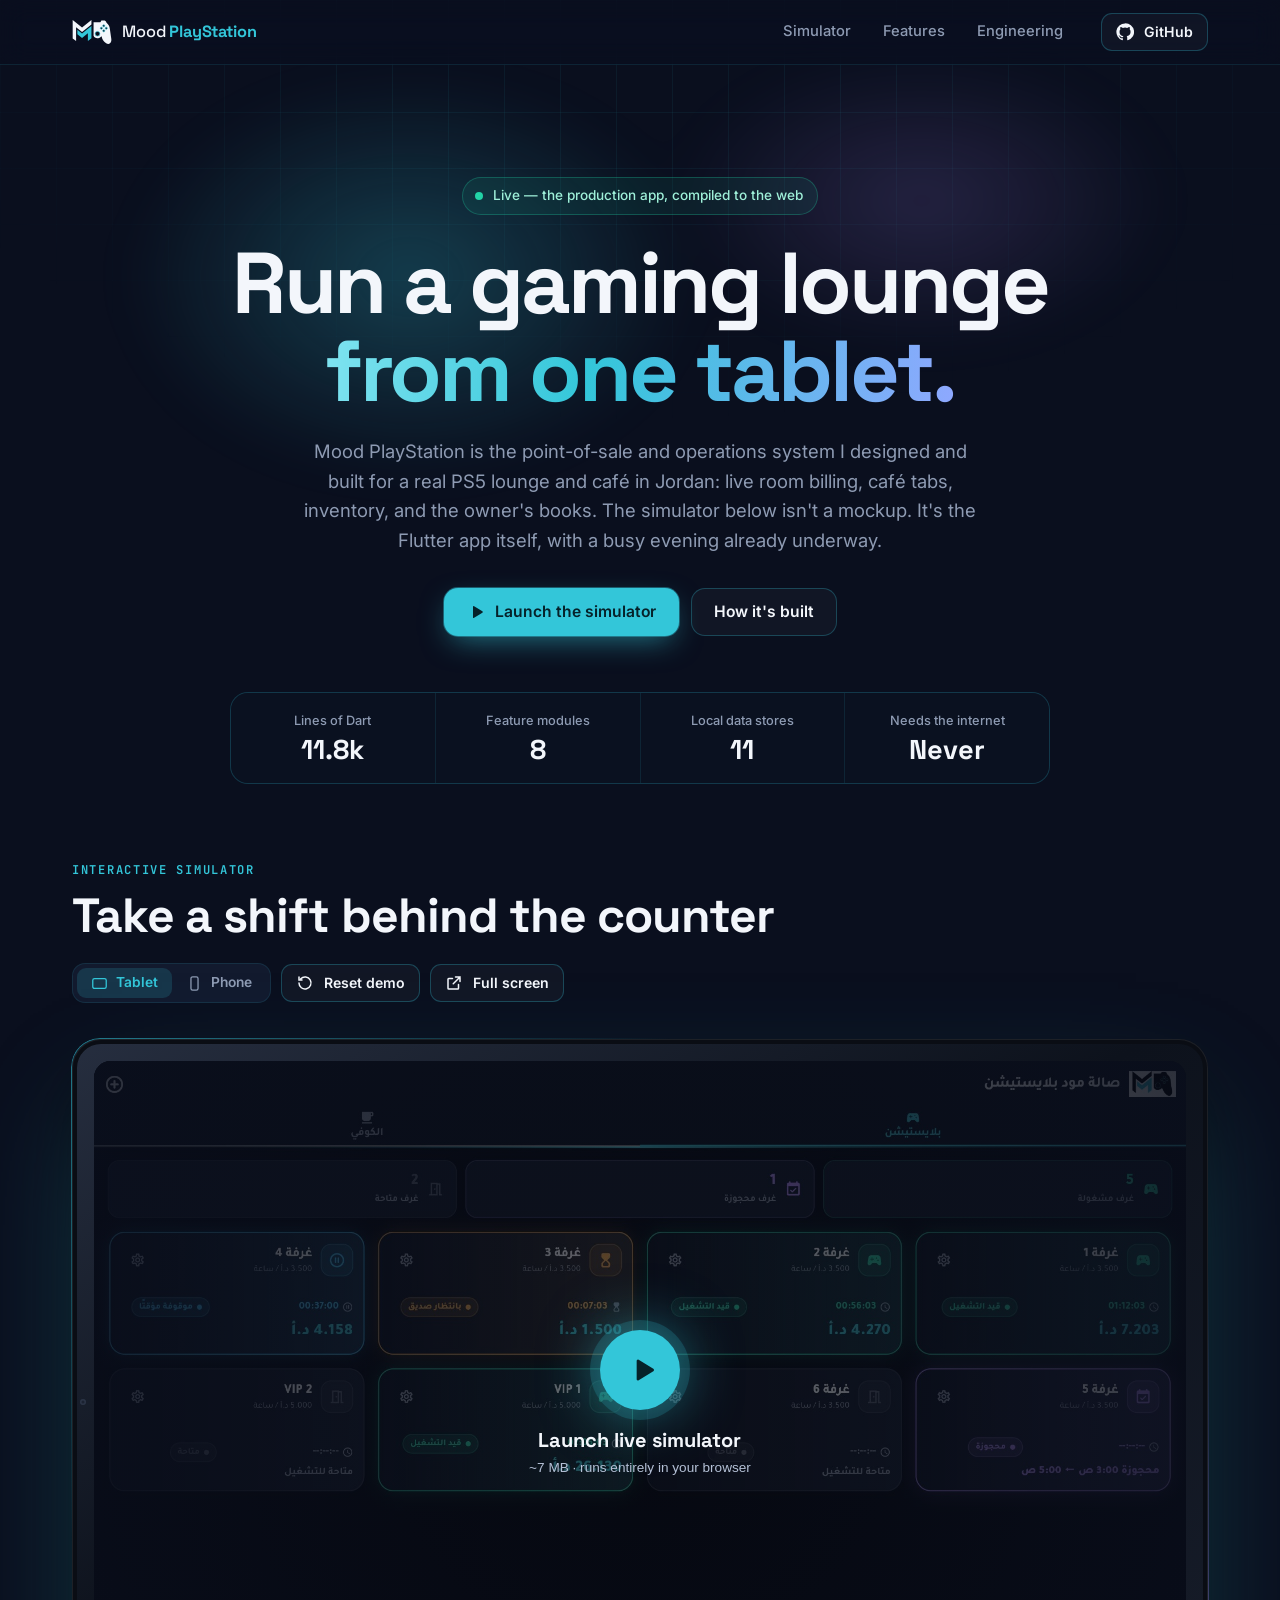
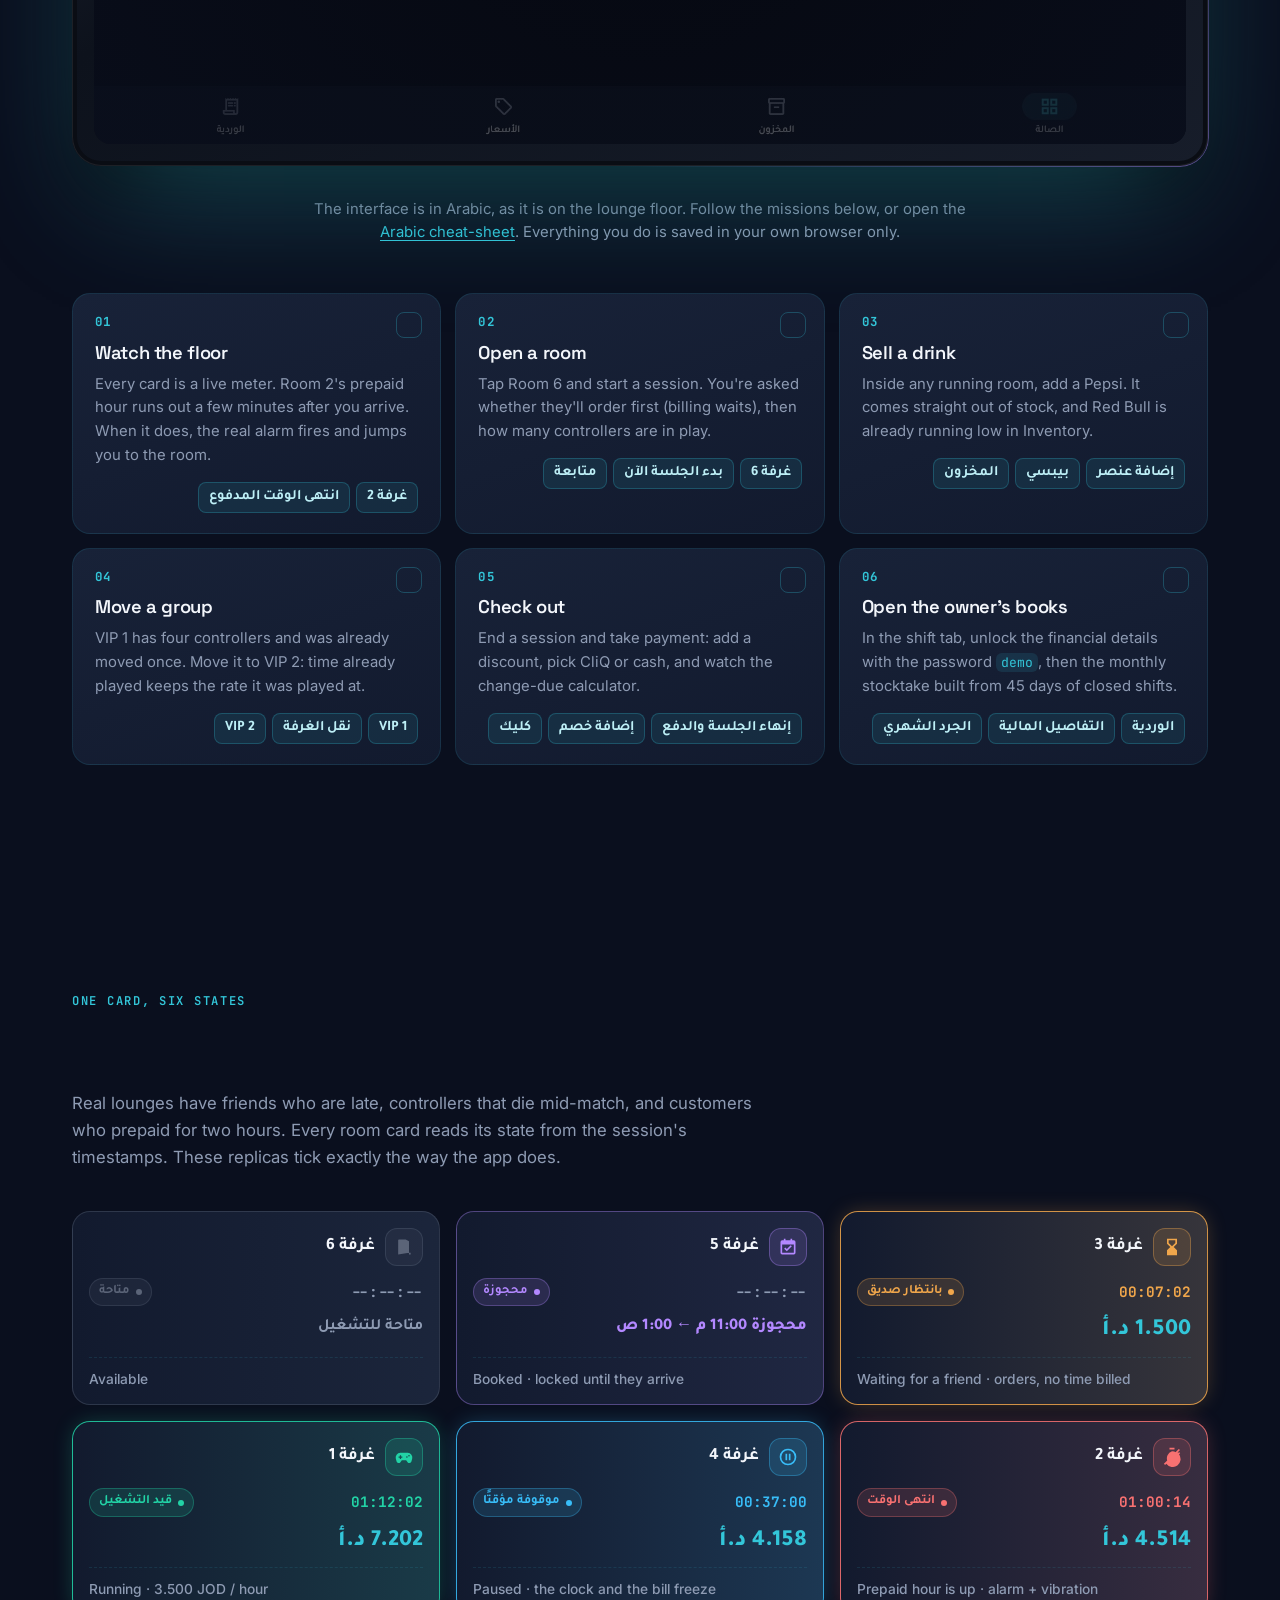
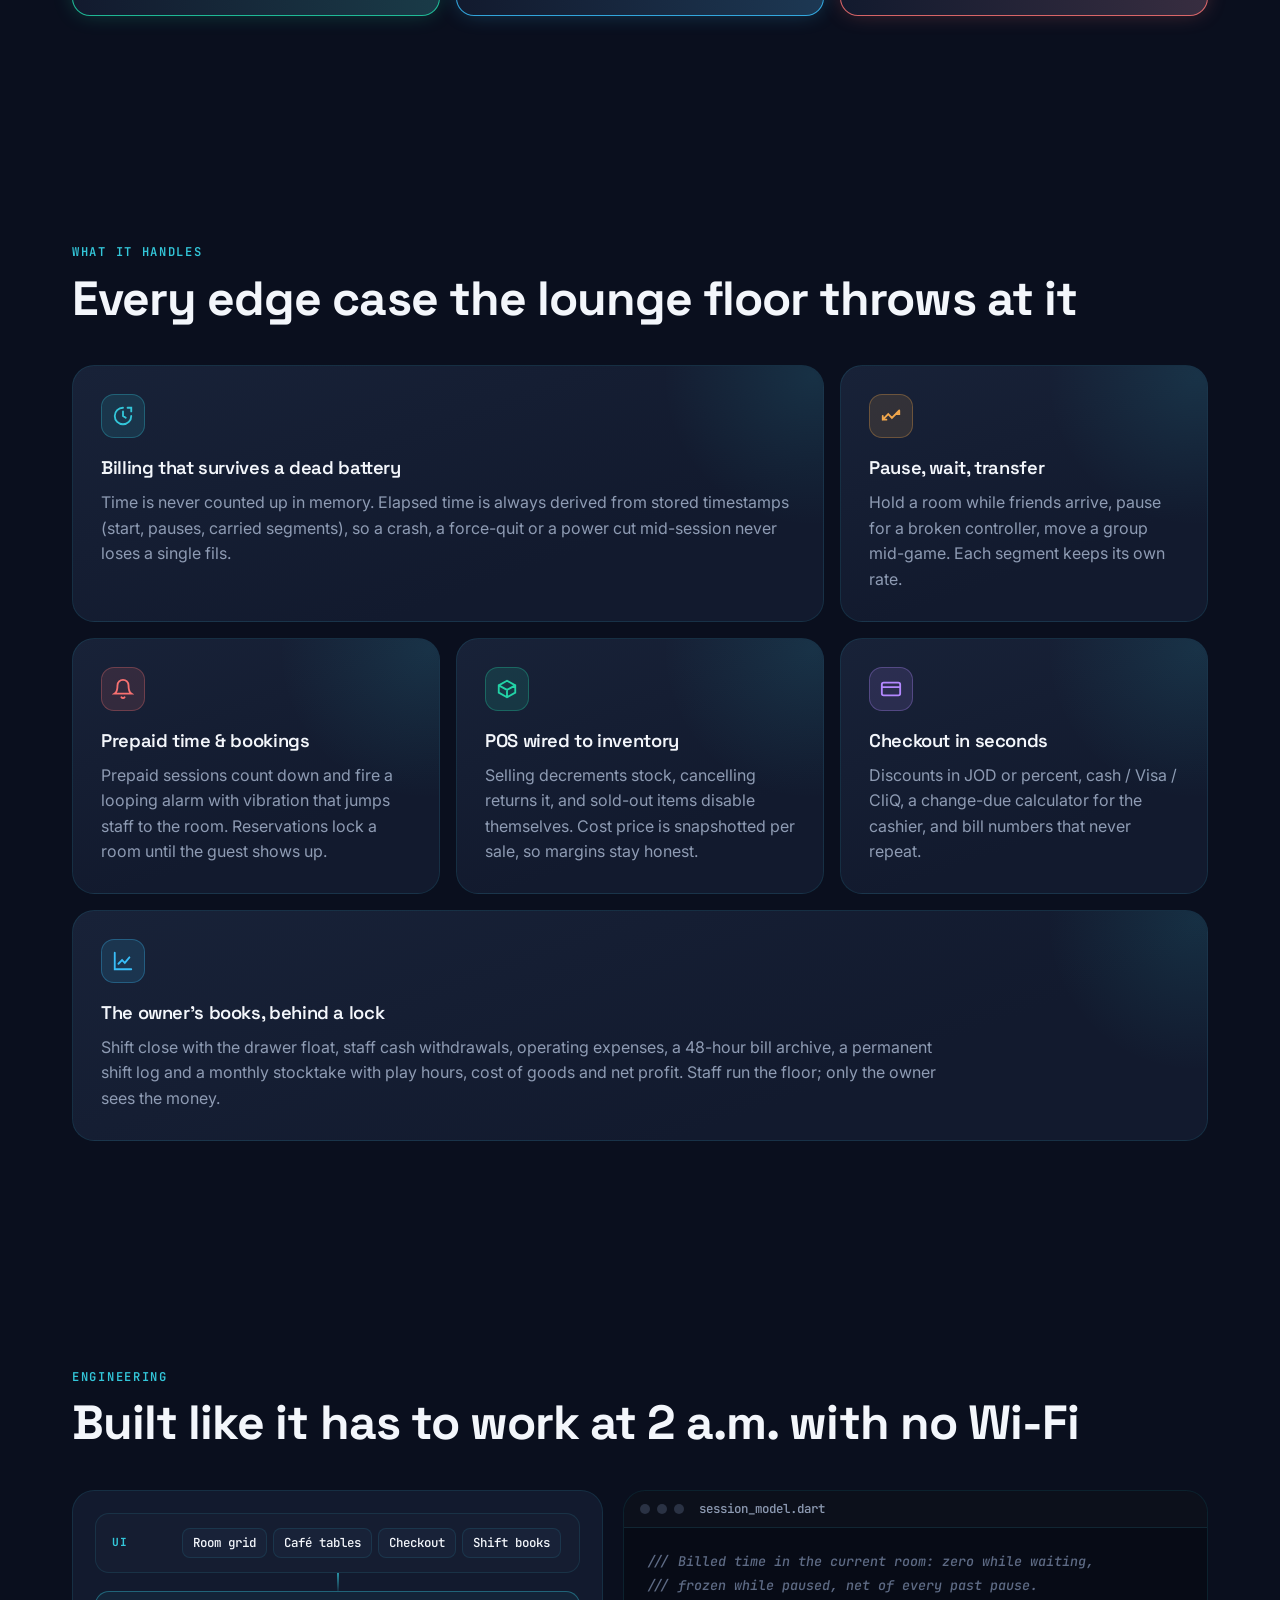
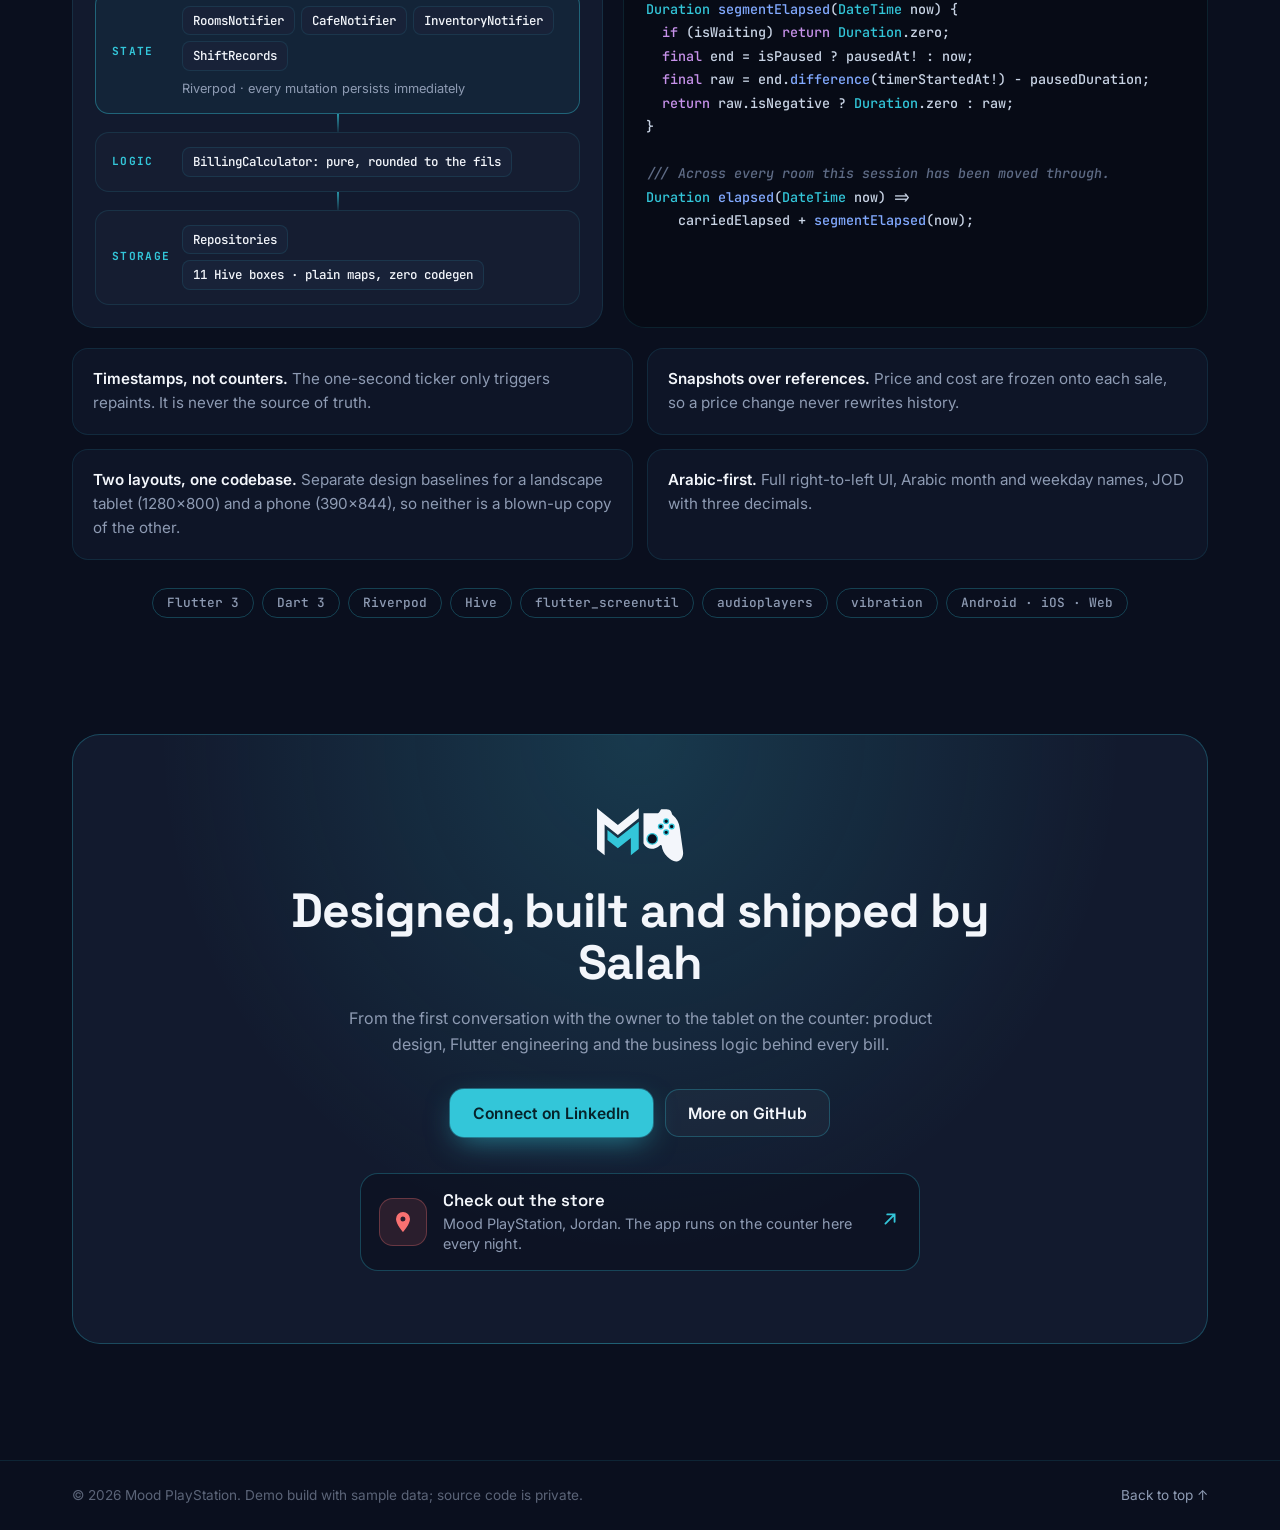
<file: docs/index.html>
<!doctype html>
<html lang="en" class="no-js">
<head>
  <meta charset="utf-8">
  <meta name="viewport" content="width=device-width, initial-scale=1">
  <title>Mood PlayStation — Lounge OS, live</title>
  <meta name="description" content="The point-of-sale and operations system behind a real PS5 lounge and café in Jordan. Try the production Flutter app, running live in your browser.">
  <meta name="theme-color" content="#0A0F1E">

  <meta property="og:type" content="website">
  <meta property="og:title" content="Mood PlayStation — run a gaming lounge from one tablet">
  <meta property="og:description" content="Live room billing, café tabs, inventory and the owner's books. Try the real Flutter app in your browser.">
  <meta property="og:url" content="https://salahianoo.github.io/mood-playstation-demo/">
  <meta property="og:image" content="https://salahianoo.github.io/mood-playstation-demo/assets/og.jpg">
  <meta name="twitter:card" content="summary_large_image">

  <link rel="icon" href="assets/favicon.svg" type="image/svg+xml">
  <link rel="preconnect" href="https://fonts.googleapis.com">
  <link rel="preconnect" href="https://fonts.gstatic.com" crossorigin>
  <link href="https://fonts.googleapis.com/css2?family=Inter:wght@400;500;600&family=JetBrains+Mono:wght@500;700&family=Space+Grotesk:wght@500;600;700&family=Tajawal:wght@500;700;800&display=swap" rel="stylesheet">
  <link rel="stylesheet" href="styles.css">
</head>
<body>
  <svg width="0" height="0" style="position:absolute" aria-hidden="true">
    <symbol id="mark" viewBox="90 -20 1350 850">
      <path fill="currentColor" d="M113 0 429 252 746 0v152L429 405 228 244v468l-115-91Z"/>
      <path fill="#33C6D9" d="M271 328 429 455 746 202v414l-120 96V451L429 607 271 482Z"/>
      <path fill="currentColor" d="M818 76h210c12 0 22-8 32-21l20-35c5-4 10-4 20-4 50-2 100-4 120 14 20 15 25 35 28 50 4 15 10 20 17 25 55 45 95 115 103 195l50 350c12 90-38 150-98 156-50 4-100-36-140-71-50-45-80-115-85-167-5-13-20-15-29-5-56 52-136 65-186 37-30-15-50-40-62-68Z"/>
      <g fill="#0A0F1E" stroke="#33C6D9" stroke-width="20"><circle cx="1162" cy="197" r="36"/><circle cx="1081" cy="277" r="36"/><circle cx="1246" cy="277" r="36"/><circle cx="1162" cy="365" r="36"/><circle cx="951" cy="464" r="80"/></g>
    </symbol>
  </svg>

  <header class="nav">
    <div class="wrap nav__inner">
      <a class="brand" href="#top" aria-label="Mood PlayStation home">
        <svg class="brand__mark"><use href="#mark"/></svg>
        <span>Mood <b>PlayStation</b></span>
      </a>
      <nav class="nav__links" aria-label="Sections">
        <a href="#simulator">Simulator</a>
        <a href="#features">Features</a>
        <a href="#engineering">Engineering</a>
      </nav>
      <a class="btn btn--ghost btn--sm" data-profile="github" href="#" target="_blank" rel="noopener">
        <svg viewBox="0 0 24 24" aria-hidden="true"><path fill="currentColor" d="M12 .5a11.5 11.5 0 0 0-3.64 22.41c.58.1.79-.25.79-.56v-2c-3.2.7-3.87-1.37-3.87-1.37-.52-1.33-1.28-1.69-1.28-1.69-1.05-.72.08-.7.08-.7 1.16.08 1.77 1.19 1.77 1.19 1.03 1.77 2.7 1.26 3.36.96.1-.75.4-1.26.73-1.55-2.55-.29-5.24-1.28-5.24-5.68 0-1.26.45-2.28 1.19-3.09-.12-.29-.52-1.46.11-3.05 0 0 .97-.31 3.17 1.18a11 11 0 0 1 5.77 0c2.2-1.49 3.17-1.18 3.17-1.18.63 1.59.23 2.76.11 3.05.74.81 1.19 1.83 1.19 3.09 0 4.41-2.69 5.38-5.26 5.67.41.36.78 1.06.78 2.14v3.17c0 .31.21.67.8.56A11.5 11.5 0 0 0 12 .5Z"/></svg>
        GitHub
      </a>
    </div>
  </header>

  <main id="top">
    <!-- ───────────── Hero ───────────── -->
    <section class="hero">
      <div class="hero__glow" aria-hidden="true"></div>
      <div class="wrap hero__inner">
        <p class="pill reveal"><span class="dot dot--live"></span> Live — the production app, compiled to the web</p>
        <h1 class="reveal">Run a gaming lounge<br><span class="grad">from one tablet.</span></h1>
        <p class="lede reveal">
          Mood PlayStation is the point-of-sale and operations system I designed and built for a real
          PS5 lounge and café in Jordan: live room billing, café tabs, inventory, and the owner's books.
          The simulator below isn't a mockup. It's the Flutter app itself, with a busy evening already underway.
        </p>
        <div class="hero__cta reveal">
          <a class="btn btn--primary" href="#simulator" data-launch>
            <svg viewBox="0 0 24 24" aria-hidden="true"><path fill="currentColor" d="M8 5.14v13.72a1 1 0 0 0 1.5.86l11-6.86a1 1 0 0 0 0-1.72l-11-6.86A1 1 0 0 0 8 5.14Z"/></svg>
            Launch the simulator
          </a>
          <a class="btn btn--ghost" href="#engineering">How it's built</a>
        </div>
        <dl class="stats reveal">
          <div><dt>Lines of Dart</dt><dd data-count="11.8" data-suffix="k">11.8k</dd></div>
          <div><dt>Feature modules</dt><dd data-count="8">8</dd></div>
          <div><dt>Local data stores</dt><dd data-count="11">11</dd></div>
          <div><dt>Needs the internet</dt><dd>Never</dd></div>
        </dl>
      </div>
    </section>

    <!-- ───────────── Simulator ───────────── -->
    <section id="simulator" class="section section--sim">
      <div class="wrap">
        <div class="sim__head">
          <div>
            <p class="eyebrow">Interactive simulator</p>
            <h2>Take a shift behind the counter</h2>
          </div>
          <div class="toolbar" role="toolbar" aria-label="Simulator controls">
            <div class="seg" role="radiogroup" aria-label="Device">
              <button class="seg__btn" role="radio" data-device="tablet" aria-checked="true">
                <svg viewBox="0 0 24 24" aria-hidden="true"><rect x="2.5" y="5" width="19" height="14" rx="2.5" fill="none" stroke="currentColor" stroke-width="1.8"/></svg>
                Tablet
              </button>
              <button class="seg__btn" role="radio" data-device="phone" aria-checked="false">
                <svg viewBox="0 0 24 24" aria-hidden="true"><rect x="7" y="2.5" width="10" height="19" rx="2.5" fill="none" stroke="currentColor" stroke-width="1.8"/></svg>
                Phone
              </button>
            </div>
            <button class="btn btn--ghost btn--sm" data-reset title="Start the evening over with fresh data">
              <svg viewBox="0 0 24 24" aria-hidden="true"><path fill="none" stroke="currentColor" stroke-width="2" stroke-linecap="round" d="M4 12a8 8 0 1 0 2.34-5.66M4 4v4h4"/></svg>
              Reset demo
            </button>
            <a class="btn btn--ghost btn--sm" href="app/" target="_blank" rel="noopener">
              <svg viewBox="0 0 24 24" aria-hidden="true"><path fill="none" stroke="currentColor" stroke-width="2" stroke-linecap="round" d="M14 4h6v6M20 4l-9 9M18 14v5a1 1 0 0 1-1 1H5a1 1 0 0 1-1-1V7a1 1 0 0 1 1-1h5"/></svg>
              Full screen
            </a>
          </div>
        </div>

        <div class="stage" data-stage>
          <div class="device" data-device-frame>
            <div class="device__camera" aria-hidden="true"></div>
            <div class="screen" data-screen>
              <button class="poster" data-launch aria-label="Launch the live simulator">
                <img class="poster__img poster__img--tablet" src="assets/poster-tablet.jpg" alt="" loading="lazy">
                <img class="poster__img poster__img--phone" src="assets/poster-phone.jpg" alt="" loading="lazy">
                <span class="poster__play">
                  <span class="poster__icon"><svg viewBox="0 0 24 24" aria-hidden="true"><path fill="currentColor" d="M8 5.14v13.72a1 1 0 0 0 1.5.86l11-6.86a1 1 0 0 0 0-1.72l-11-6.86A1 1 0 0 0 8 5.14Z"/></svg></span>
                  <span class="poster__label">Launch live simulator</span>
                  <span class="poster__hint">~7 MB · runs entirely in your browser</span>
                </span>
              </button>
              <div class="loader" aria-hidden="true">
                <svg class="loader__mark"><use href="#mark"/></svg>
                <span class="loader__bar"></span>
              </div>
            </div>
          </div>
        </div>
        <p class="sim__note">
          The interface is in Arabic, as it is on the lounge floor. Follow the missions below, or open the
          <button class="linklike" data-glossary-open>Arabic cheat-sheet</button>.
          Everything you do is saved in your own browser only.
        </p>

        <ol class="missions" data-missions>
          <li class="mission reveal" data-mission="alarm">
            <button class="mission__check" aria-label="Mark as done"></button>
            <h3>Watch the floor</h3>
            <p>Every card is a live meter. Room 2's prepaid hour runs out a few minutes after you arrive. When it does, the real alarm fires and jumps you to the room.</p>
            <p class="chips" dir="rtl"><span class="ar">غرفة 2</span><span class="ar">انتهى الوقت المدفوع</span></p>
          </li>
          <li class="mission reveal" data-mission="start">
            <button class="mission__check" aria-label="Mark as done"></button>
            <h3>Open a room</h3>
            <p>Tap Room 6 and start a session. You're asked whether they'll order first (billing waits), then how many controllers are in play.</p>
            <p class="chips" dir="rtl"><span class="ar">غرفة 6</span><span class="ar">بدء الجلسة الآن</span><span class="ar">متابعة</span></p>
          </li>
          <li class="mission reveal" data-mission="sell">
            <button class="mission__check" aria-label="Mark as done"></button>
            <h3>Sell a drink</h3>
            <p>Inside any running room, add a Pepsi. It comes straight out of stock, and Red Bull is already running low in Inventory.</p>
            <p class="chips" dir="rtl"><span class="ar">إضافة عنصر</span><span class="ar">بيبسي</span><span class="ar">المخزون</span></p>
          </li>
          <li class="mission reveal" data-mission="move">
            <button class="mission__check" aria-label="Mark as done"></button>
            <h3>Move a group</h3>
            <p>VIP 1 has four controllers and was already moved once. Move it to VIP 2: time already played keeps the rate it was played at.</p>
            <p class="chips" dir="rtl"><span class="ar">VIP 1</span><span class="ar">نقل الغرفة</span><span class="ar">VIP 2</span></p>
          </li>
          <li class="mission reveal" data-mission="pay">
            <button class="mission__check" aria-label="Mark as done"></button>
            <h3>Check out</h3>
            <p>End a session and take payment: add a discount, pick CliQ or cash, and watch the change-due calculator.</p>
            <p class="chips" dir="rtl"><span class="ar">إنهاء الجلسة والدفع</span><span class="ar">إضافة خصم</span><span class="ar">كليك</span></p>
          </li>
          <li class="mission reveal" data-mission="books">
            <button class="mission__check" aria-label="Mark as done"></button>
            <h3>Open the owner's books</h3>
            <p>In the shift tab, unlock the financial details with the password <code>demo</code>, then the monthly stocktake built from 45 days of closed shifts.</p>
            <p class="chips" dir="rtl"><span class="ar">الوردية</span><span class="ar">التفاصيل المالية</span><span class="ar">الجرد الشهري</span></p>
          </li>
        </ol>
      </div>
    </section>

    <!-- ───────────── Room state machine ───────────── -->
    <section class="section">
      <div class="wrap">
        <p class="eyebrow reveal">One card, six states</p>
        <h2 class="reveal">A room is never just “free” or “busy”</h2>
        <p class="section__lede reveal">
          Real lounges have friends who are late, controllers that die mid-match, and customers who prepaid for two hours.
          Every room card reads its state from the session's timestamps. These replicas tick exactly the way the app does.
        </p>
        <div class="rooms" data-rooms>
          <article class="room reveal" style="--c: var(--empty)">
            <header><span class="room__icon"><svg viewBox="0 0 24 24"><path fill="currentColor" d="M5 21V4a1 1 0 0 1 1-1h8l4 2v16h2v-2h-2 0M14 5v14H7V5h7Zm-2 7h1v1h-1z"/></svg></span><b class="ar">غرفة 6</b></header>
            <div class="room__row"><span class="room__time">--:--:--</span><span class="status"><i></i><span class="ar">متاحة</span></span></div>
            <div class="room__total room__total--muted ar">متاحة للتشغيل</div>
            <footer>Available</footer>
          </article>
          <article class="room reveal" style="--c: var(--violet)">
            <header><span class="room__icon"><svg viewBox="0 0 24 24"><path fill="currentColor" d="M7 2v2H5a2 2 0 0 0-2 2v13a2 2 0 0 0 2 2h14a2 2 0 0 0 2-2V6a2 2 0 0 0-2-2h-2V2h-2v2H9V2H7Zm12 7v10H5V9h14Zm-8.4 8.2L7.4 14l1.4-1.4 1.8 1.8 4.6-4.6 1.4 1.4-6 6Z"/></svg></span><b class="ar">غرفة 5</b></header>
            <div class="room__row"><span class="room__time">--:--:--</span><span class="status"><i></i><span class="ar">محجوزة</span></span></div>
            <div class="room__total room__total--booked ar" data-booking></div>
            <footer>Booked · locked until they arrive</footer>
          </article>
          <article class="room room--on reveal" style="--c: var(--amber)">
            <header><span class="room__icon"><svg viewBox="0 0 24 24"><path fill="currentColor" d="M6 2h12v6l-4 4 4 4v6H6v-6l4-4-4-4V2Zm2 2v3.2l4 4 4-4V4H8Z"/></svg></span><b class="ar">غرفة 3</b></header>
            <div class="room__row"><span class="room__time" data-clock="held" data-start="-420">00:07:00</span><span class="status"><i></i><span class="ar">بانتظار صديق</span></span></div>
            <div class="room__total ar" data-total data-items="1.5">1.500 د.أ</div>
            <footer>Waiting for a friend · orders, no time billed</footer>
          </article>
          <article class="room room--on reveal" style="--c: var(--green)">
            <header><span class="room__icon"><svg viewBox="0 0 24 24"><path fill="currentColor" d="M7.5 7h9a5.5 5.5 0 0 1 5.3 7l-.9 3.3a2.6 2.6 0 0 1-4.6.9L14.6 16H9.4l-1.7 2.2a2.6 2.6 0 0 1-4.6-.9L2.2 14a5.5 5.5 0 0 1 5.3-7ZM7 10v1.5H5.5v1.5H7v1.5h1.5V13H10v-1.5H8.5V10H7Zm8.5 1a1 1 0 1 0 0 2 1 1 0 0 0 0-2Zm2.5-1.5a1 1 0 1 0 0 2 1 1 0 0 0 0-2Z"/></svg></span><b class="ar">غرفة 1</b></header>
            <div class="room__row"><span class="room__time" data-clock="run" data-start="-4320">01:12:00</span><span class="status"><i></i><span class="ar">قيد التشغيل</span></span></div>
            <div class="room__total ar" data-total data-items="3" data-rate="3.5">7.200 د.أ</div>
            <footer>Running · 3.500 JOD / hour</footer>
          </article>
          <article class="room room--on reveal" style="--c: var(--blue)">
            <header><span class="room__icon"><svg viewBox="0 0 24 24"><path fill="currentColor" d="M12 2a10 10 0 1 1 0 20 10 10 0 0 1 0-20Zm0 2a8 8 0 1 0 0 16 8 8 0 0 0 0-16ZM9 8h2v8H9V8Zm4 0h2v8h-2V8Z"/></svg></span><b class="ar">غرفة 4</b></header>
            <div class="room__row"><span class="room__time">00:37:00</span><span class="status"><i></i><span class="ar">موقوفة مؤقتًا</span></span></div>
            <div class="room__total ar">4.158 د.أ</div>
            <footer>Paused · the clock and the bill freeze</footer>
          </article>
          <article class="room room--on room--alert reveal" style="--c: var(--red)">
            <header><span class="room__icon"><svg viewBox="0 0 24 24"><path fill="currentColor" d="M9 1h6v2H9V1Zm10.03 6.39 1.42-1.42 1.41 1.42-1.42 1.41A9 9 0 0 1 5.1 20.13L3.7 21.55 2.28 20.13 20.13 2.28l1.42 1.42-2.52 2.51v1.18ZM12 5a8.9 8.9 0 0 1 5 1.53L6.53 17A9 9 0 0 1 12 5Zm7 9a7 7 0 0 1-10.47 6.08L18.08 10.5c.6 1.04.92 2.24.92 3.5Z"/></svg></span><b class="ar">غرفة 2</b></header>
            <div class="room__row"><span class="room__time" data-clock="run" data-start="-3612">01:00:12</span><span class="status"><i></i><span class="ar">انتهى الوقت</span></span></div>
            <div class="room__total ar" data-total data-items="1" data-rate="3.5">4.512 د.أ</div>
            <footer>Prepaid hour is up · alarm + vibration</footer>
          </article>
        </div>
      </div>
    </section>

    <!-- ───────────── Features ───────────── -->
    <section id="features" class="section">
      <div class="wrap">
        <p class="eyebrow reveal">What it handles</p>
        <h2 class="reveal">Every edge case the lounge floor throws at it</h2>
        <div class="bento">
          <article class="card card--wide reveal">
            <span class="card__icon" style="--c: var(--teal)"><svg viewBox="0 0 24 24"><path fill="none" stroke="currentColor" stroke-width="2" stroke-linecap="round" d="M12 7v5l3 2M21 12a9 9 0 1 1-9-9"/><path fill="none" stroke="currentColor" stroke-width="2" stroke-linecap="round" d="M17 3h4v4"/></svg></span>
            <h3>Billing that survives a dead battery</h3>
            <p>Time is never counted up in memory. Elapsed time is always derived from stored timestamps (start, pauses, carried segments), so a crash, a force-quit or a power cut mid-session never loses a single fils.</p>
          </article>
          <article class="card reveal">
            <span class="card__icon" style="--c: var(--amber)"><svg viewBox="0 0 24 24"><path fill="none" stroke="currentColor" stroke-width="2" stroke-linecap="round" d="M7 16H3v-4M3 16l6-6 4 4 8-8M21 6v4h-4"/></svg></span>
            <h3>Pause, wait, transfer</h3>
            <p>Hold a room while friends arrive, pause for a broken controller, move a group mid-game. Each segment keeps its own rate.</p>
          </article>
          <article class="card reveal">
            <span class="card__icon" style="--c: var(--red)"><svg viewBox="0 0 24 24"><path fill="none" stroke="currentColor" stroke-width="2" stroke-linecap="round" d="M6 8a6 6 0 1 1 12 0c0 7 3 9 3 9H3s3-2 3-9M10.3 21a1.94 1.94 0 0 0 3.4 0"/></svg></span>
            <h3>Prepaid time &amp; bookings</h3>
            <p>Prepaid sessions count down and fire a looping alarm with vibration that jumps staff to the room. Reservations lock a room until the guest shows up.</p>
          </article>
          <article class="card reveal">
            <span class="card__icon" style="--c: var(--green)"><svg viewBox="0 0 24 24"><path fill="none" stroke="currentColor" stroke-width="2" stroke-linecap="round" d="M21 8 12 3 3 8v8l9 5 9-5V8ZM3 8l9 5 9-5M12 13v8"/></svg></span>
            <h3>POS wired to inventory</h3>
            <p>Selling decrements stock, cancelling returns it, and sold-out items disable themselves. Cost price is snapshotted per sale, so margins stay honest.</p>
          </article>
          <article class="card reveal">
            <span class="card__icon" style="--c: var(--violet)"><svg viewBox="0 0 24 24"><rect x="2" y="5" width="20" height="14" rx="2" fill="none" stroke="currentColor" stroke-width="2"/><path stroke="currentColor" stroke-width="2" d="M2 10h20"/></svg></span>
            <h3>Checkout in seconds</h3>
            <p>Discounts in JOD or percent, cash / Visa / CliQ, a change-due calculator for the cashier, and bill numbers that never repeat.</p>
          </article>
          <article class="card card--full reveal">
            <span class="card__icon" style="--c: var(--blue)"><svg viewBox="0 0 24 24"><path fill="none" stroke="currentColor" stroke-width="2" stroke-linecap="round" d="M3 3v18h18M7 15l4-4 3 3 5-6"/></svg></span>
            <h3>The owner's books, behind a lock</h3>
            <p>Shift close with the drawer float, staff cash withdrawals, operating expenses, a 48-hour bill archive, a permanent shift log and a monthly stocktake with play hours, cost of goods and net profit. Staff run the floor; only the owner sees the money.</p>
          </article>
        </div>
      </div>
    </section>

    <!-- ───────────── Engineering ───────────── -->
    <section id="engineering" class="section">
      <div class="wrap">
        <p class="eyebrow reveal">Engineering</p>
        <h2 class="reveal">Built like it has to work at 2 a.m. with no Wi-Fi</h2>

        <div class="eng">
          <div class="arch reveal" aria-label="Architecture">
            <div class="arch__layer">
              <span class="arch__tag">UI</span>
              <div class="arch__boxes"><span>Room grid</span><span>Café tables</span><span>Checkout</span><span>Shift books</span></div>
            </div>
            <div class="arch__arrow" aria-hidden="true"></div>
            <div class="arch__layer arch__layer--accent">
              <span class="arch__tag">State</span>
              <div class="arch__boxes"><span>RoomsNotifier</span><span>CafeNotifier</span><span>InventoryNotifier</span><span>ShiftRecords</span></div>
              <p class="arch__note">Riverpod · every mutation persists immediately</p>
            </div>
            <div class="arch__arrow" aria-hidden="true"></div>
            <div class="arch__layer">
              <span class="arch__tag">Logic</span>
              <div class="arch__boxes"><span class="wide">BillingCalculator: pure, rounded to the fils</span></div>
            </div>
            <div class="arch__arrow" aria-hidden="true"></div>
            <div class="arch__layer">
              <span class="arch__tag">Storage</span>
              <div class="arch__boxes"><span>Repositories</span><span class="wide">11 Hive boxes · plain maps, zero codegen</span></div>
            </div>
          </div>

          <div class="code reveal">
            <div class="code__bar"><i></i><i></i><i></i><span>session_model.dart</span></div>
<pre><code><span class="c">/// Billed time in the current room: zero while waiting,</span>
<span class="c">/// frozen while paused, net of every past pause.</span>
<span class="t">Duration</span> <span class="f">segmentElapsed</span>(<span class="t">DateTime</span> now) {
  <span class="k">if</span> (isWaiting) <span class="k">return</span> <span class="t">Duration</span>.zero;
  <span class="k">final</span> end = isPaused ? pausedAt! : now;
  <span class="k">final</span> raw = end.<span class="f">difference</span>(timerStartedAt!) - pausedDuration;
  <span class="k">return</span> raw.isNegative ? <span class="t">Duration</span>.zero : raw;
}

<span class="c">/// Across every room this session has been moved through.</span>
<span class="t">Duration</span> <span class="f">elapsed</span>(<span class="t">DateTime</span> now) =&gt;
    carriedElapsed + <span class="f">segmentElapsed</span>(now);</code></pre>
          </div>
        </div>

        <ul class="principles">
          <li class="reveal"><b>Timestamps, not counters.</b> The one-second ticker only triggers repaints. It is never the source of truth.</li>
          <li class="reveal"><b>Snapshots over references.</b> Price and cost are frozen onto each sale, so a price change never rewrites history.</li>
          <li class="reveal"><b>Two layouts, one codebase.</b> Separate design baselines for a landscape tablet (1280×800) and a phone (390×844), so neither is a blown-up copy of the other.</li>
          <li class="reveal"><b>Arabic-first.</b> Full right-to-left UI, Arabic month and weekday names, JOD with three decimals.</li>
        </ul>

        <div class="stack reveal" aria-label="Tech stack">
          <span>Flutter 3</span><span>Dart 3</span><span>Riverpod</span><span>Hive</span><span>flutter_screenutil</span><span>audioplayers</span><span>vibration</span><span>Android · iOS · Web</span>
        </div>
      </div>
    </section>

    <!-- ───────────── Closing ───────────── -->
    <section class="section section--end">
      <div class="wrap">
      <div class="end reveal">
        <svg class="end__mark"><use href="#mark"/></svg>
        <h2>Designed, built and shipped by <span data-profile="name">Salah</span></h2>
        <p>From the first conversation with the owner to the tablet on the counter: product design, Flutter engineering and the business logic behind every bill.</p>
        <div class="hero__cta">
          <a class="btn btn--primary" data-profile="linkedin" href="#" target="_blank" rel="noopener" hidden>Connect on LinkedIn</a>
          <a class="btn btn--ghost" data-profile="github" href="#" target="_blank" rel="noopener">More on GitHub</a>
        </div>
        <a class="store" href="https://www.google.com/maps/place/Mood+playstation/@31.8826775,35.9335109,128m/data=!3m1!1e3!4m6!3m5!1s0x151b59f9bb0ec86d:0x808d4cbaf487c109!8m2!3d31.8826375!4d35.9338281!16s%2Fg%2F11srrlh__h" target="_blank" rel="noopener">
          <span class="store__pin" aria-hidden="true">
            <svg viewBox="0 0 24 24"><path fill="currentColor" d="M12 2a7 7 0 0 0-7 7c0 5.25 7 13 7 13s7-7.75 7-13a7 7 0 0 0-7-7Zm0 9.5A2.5 2.5 0 1 1 12 6.5a2.5 2.5 0 0 1 0 5Z"/></svg>
          </span>
          <span class="store__text">
            <b>Check out the store</b>
            <span>Mood PlayStation, Jordan. The app runs on the counter here every night.</span>
          </span>
          <span class="store__go" aria-hidden="true">
            <svg viewBox="0 0 24 24"><path fill="none" stroke="currentColor" stroke-width="2" stroke-linecap="round" d="M7 17 17 7M9 7h8v8"/></svg>
          </span>
        </a>
      </div>
      </div>
    </section>
  </main>

  <footer class="foot">
    <div class="wrap foot__inner">
      <span>© <span data-year></span> Mood PlayStation. Demo build with sample data; source code is private.</span>
      <a href="#top">Back to top ↑</a>
    </div>
  </footer>

  <dialog class="glossary" data-glossary>
    <form method="dialog" class="glossary__inner">
      <header>
        <h3>Arabic cheat-sheet</h3>
        <button class="glossary__close" aria-label="Close">✕</button>
      </header>
      <dl>
        <div><dt class="ar">الصالة</dt><dd>Floor: rooms &amp; tables</dd></div>
        <div><dt class="ar">بلايستيشن</dt><dd>PS5 rooms</dd></div>
        <div><dt class="ar">الكوفي</dt><dd>Café tables</dd></div>
        <div><dt class="ar">المخزون</dt><dd>Inventory</dd></div>
        <div><dt class="ar">الأسعار</dt><dd>Pricing</dd></div>
        <div><dt class="ar">الوردية</dt><dd>Shift &amp; books</dd></div>
        <div><dt class="ar">متاحة</dt><dd>Available</dd></div>
        <div><dt class="ar">محجوزة</dt><dd>Booked</dd></div>
        <div><dt class="ar">بانتظار صديق</dt><dd>Waiting for a friend</dd></div>
        <div><dt class="ar">قيد التشغيل</dt><dd>Running</dd></div>
        <div><dt class="ar">موقوفة مؤقتًا</dt><dd>Paused</dd></div>
        <div><dt class="ar">انتهى الوقت</dt><dd>Time's up</dd></div>
        <div><dt class="ar">بدء الجلسة الآن</dt><dd>Start session now</dd></div>
        <div><dt class="ar">إضافة عنصر</dt><dd>Add item</dd></div>
        <div><dt class="ar">نقل الغرفة</dt><dd>Move to another room</dd></div>
        <div><dt class="ar">إنهاء الجلسة والدفع</dt><dd>End session &amp; pay</dd></div>
        <div><dt class="ar">كاش · فيزا · كليك</dt><dd>Cash · Visa · CliQ</dd></div>
        <div><dt class="ar">إلغاء · تأكيد</dt><dd>Cancel · Confirm</dd></div>
        <div><dt class="ar">د.أ</dt><dd>Jordanian dinar (JOD)</dd></div>
      </dl>
    </form>
  </dialog>

  <script src="main.js"></script>
</body>
</html>
</file>
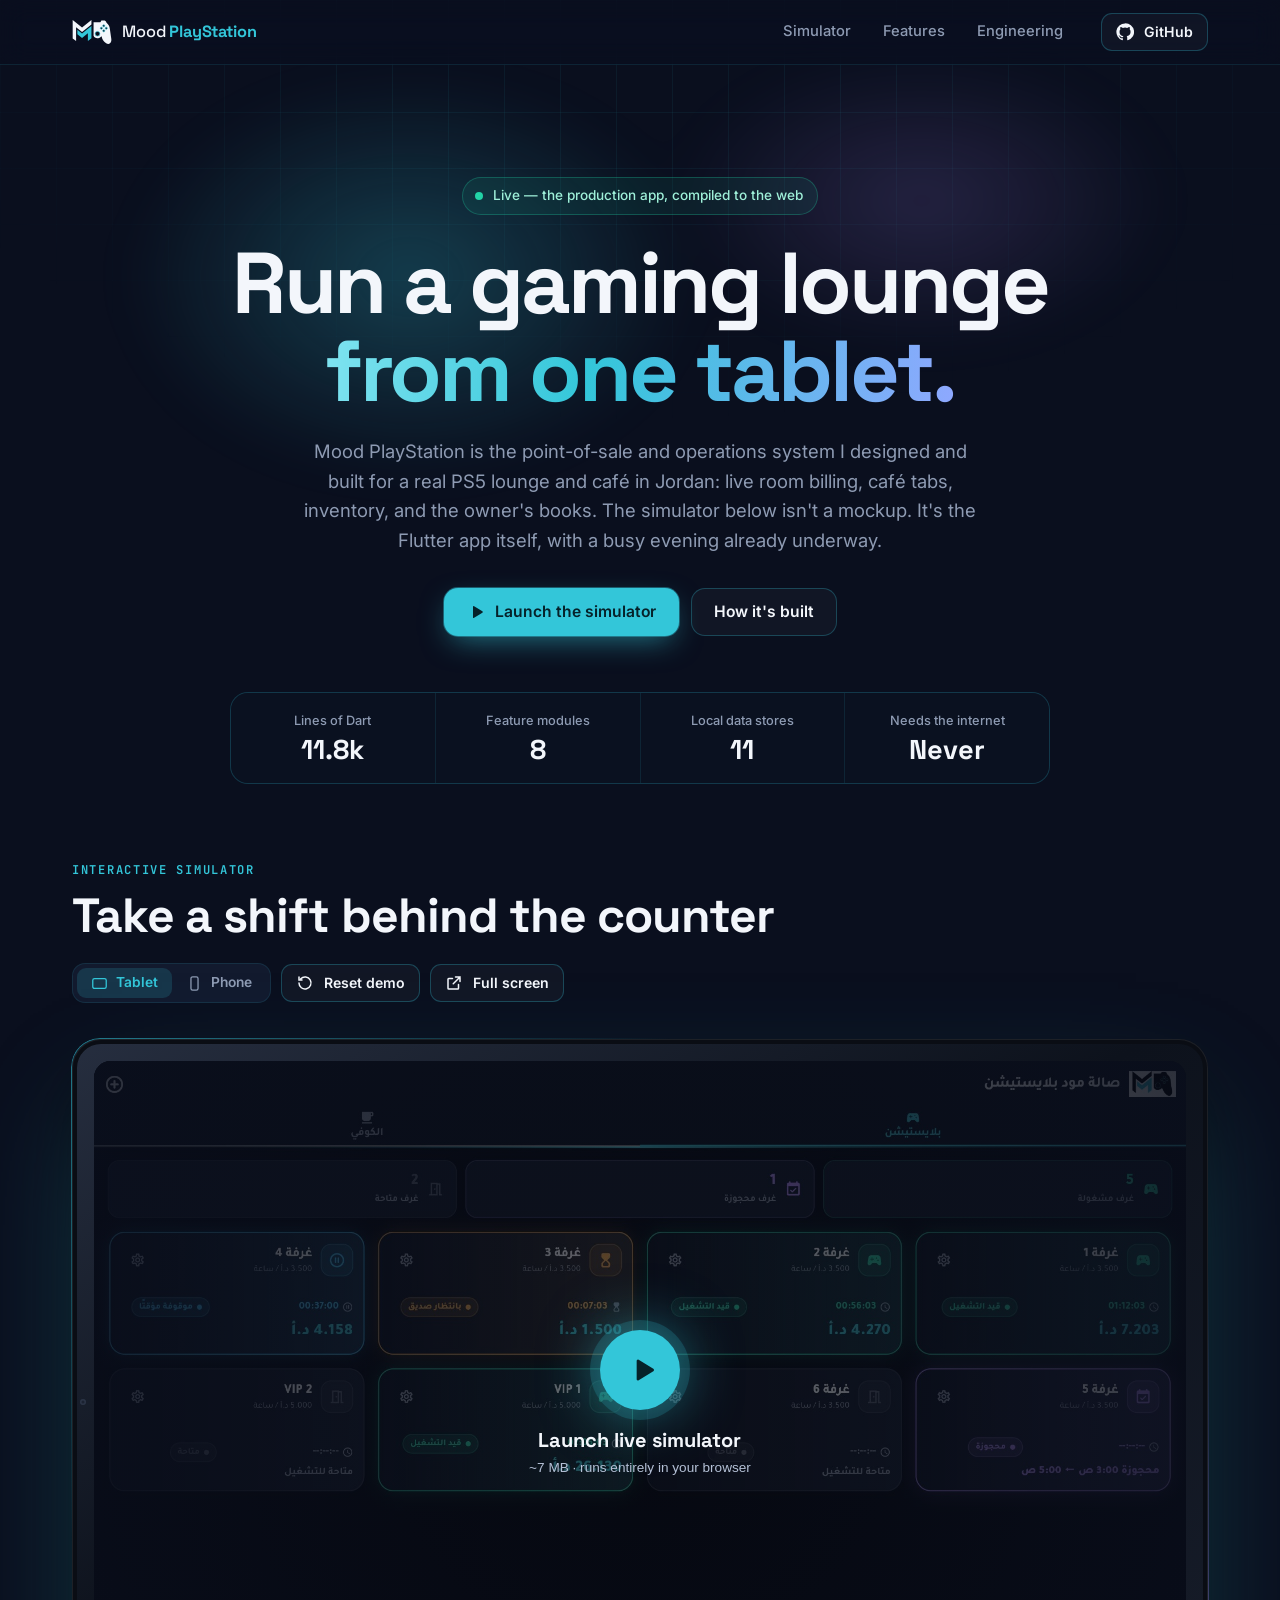
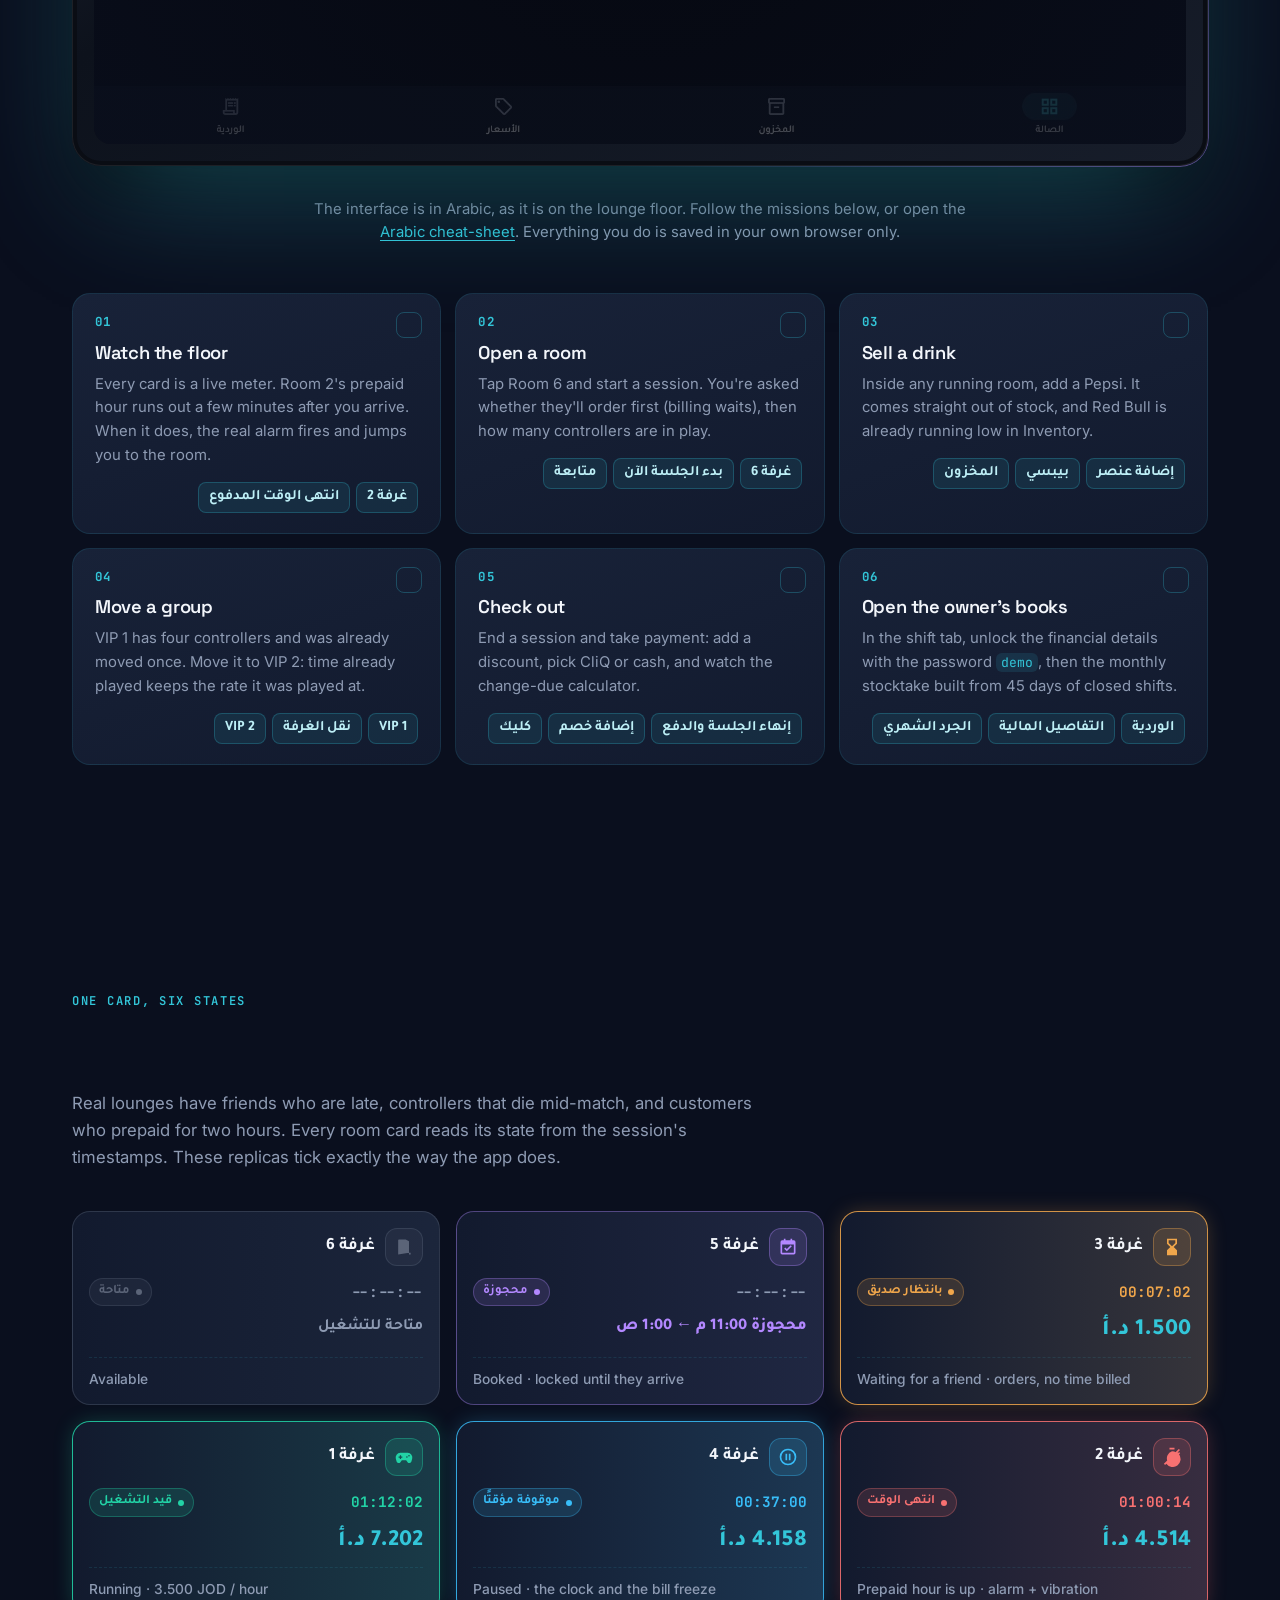
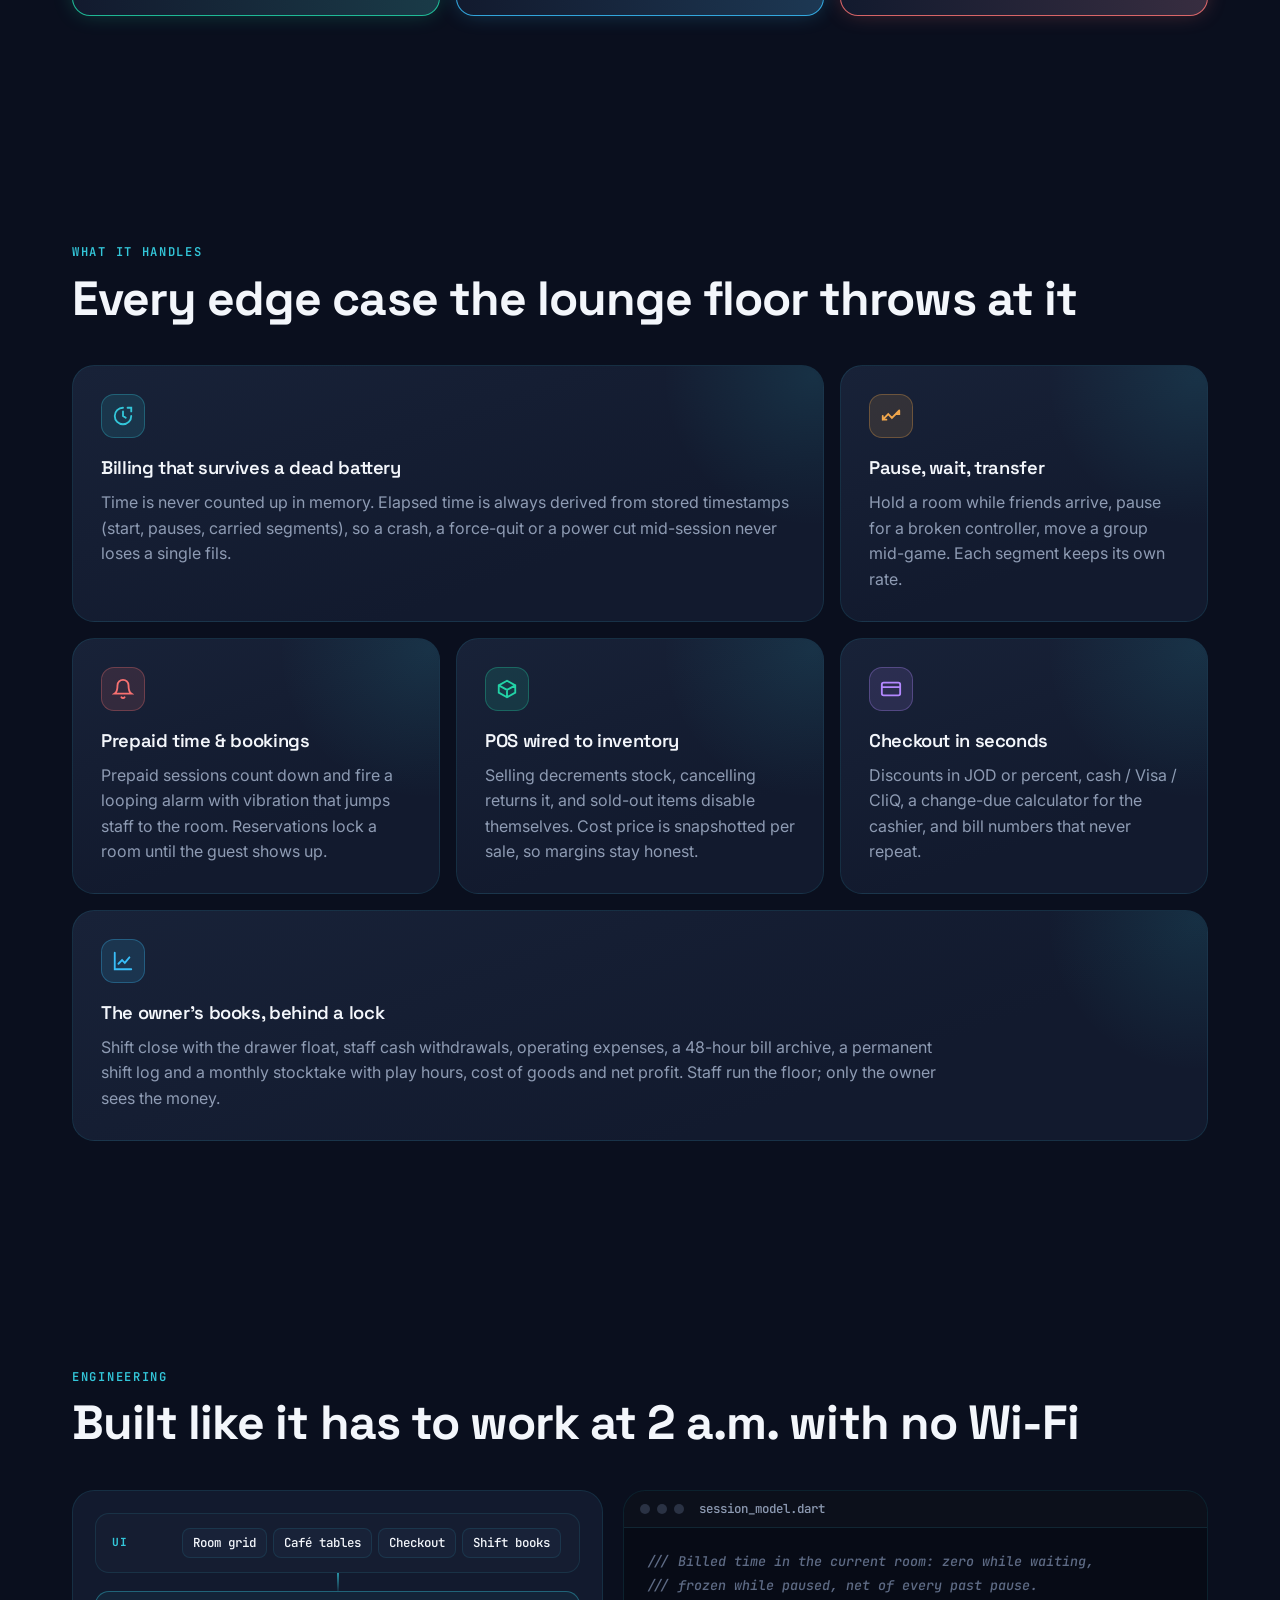
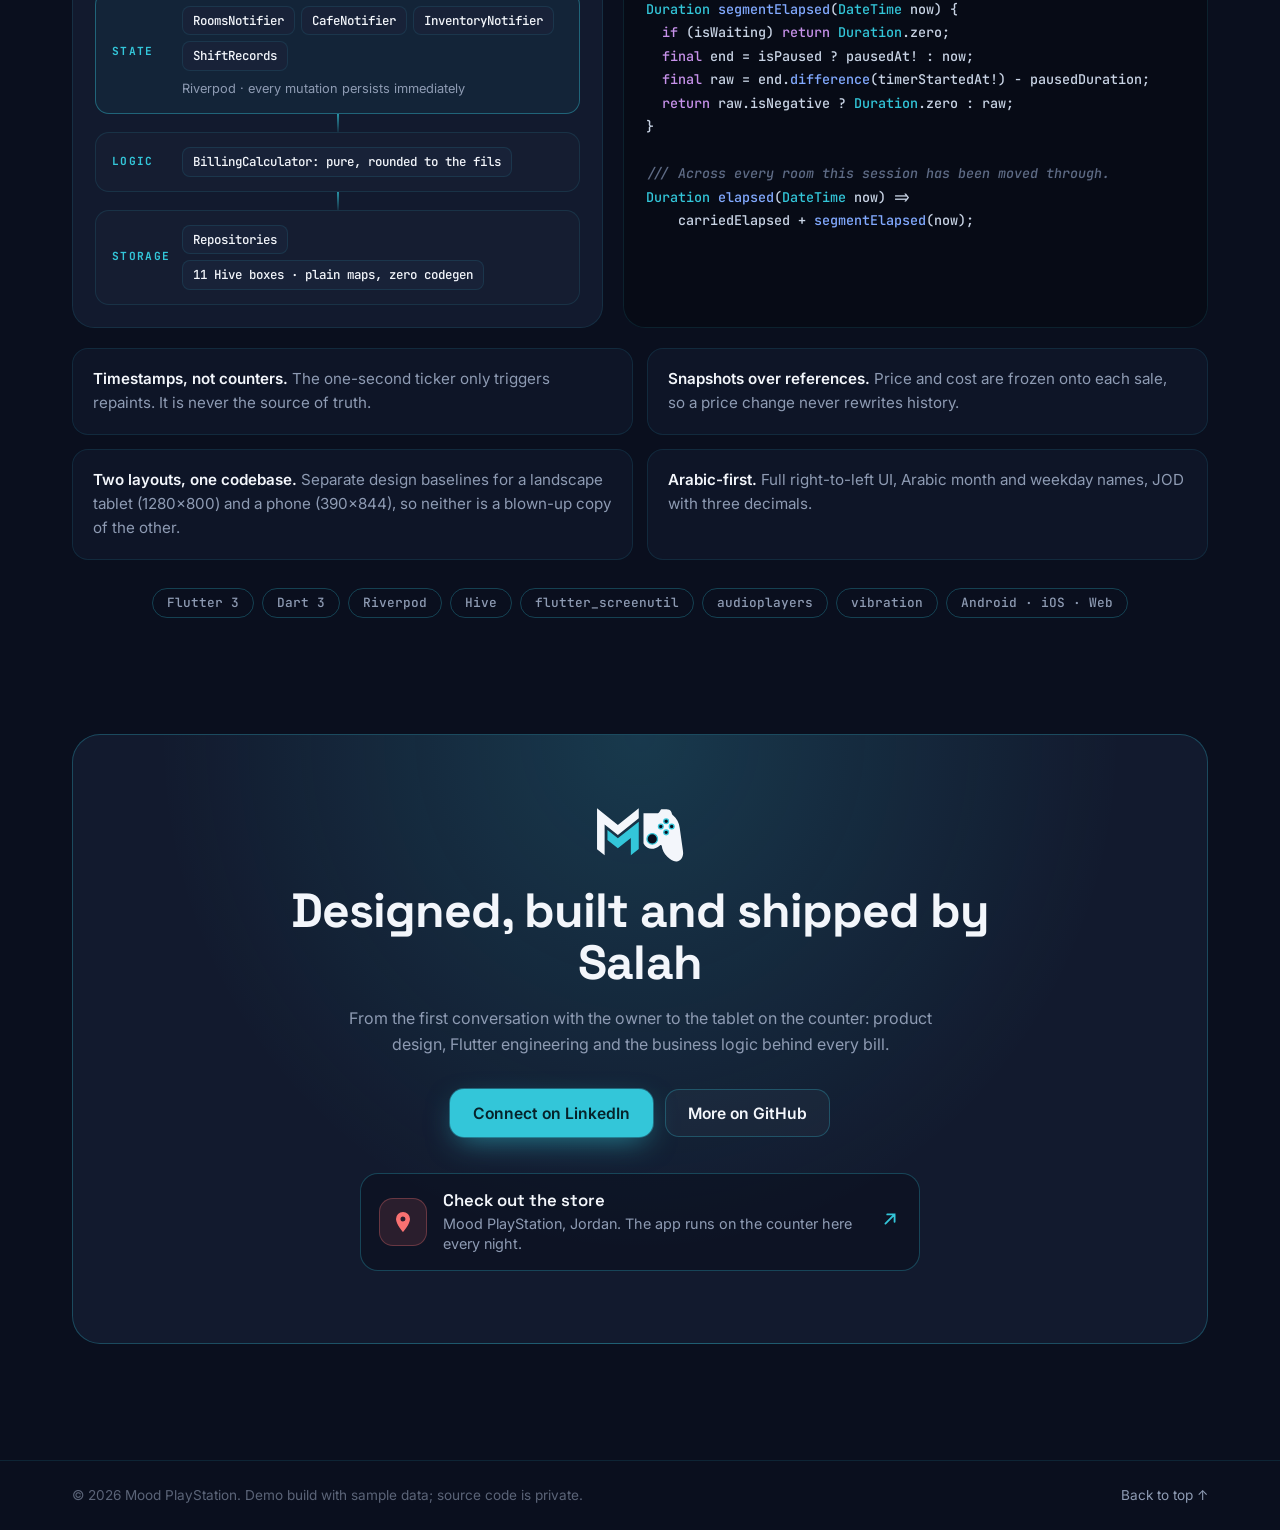
<file: site/index.html>
<!doctype html>
<html lang="en" class="no-js">
<head>
  <meta charset="utf-8">
  <meta name="viewport" content="width=device-width, initial-scale=1">
  <title>Mood PlayStation — Lounge OS, live</title>
  <meta name="description" content="The point-of-sale and operations system behind a real PS5 lounge and café in Jordan. Try the production Flutter app, running live in your browser.">
  <meta name="theme-color" content="#0A0F1E">

  <meta property="og:type" content="website">
  <meta property="og:title" content="Mood PlayStation — run a gaming lounge from one tablet">
  <meta property="og:description" content="Live room billing, café tabs, inventory and the owner's books. Try the real Flutter app in your browser.">
  <meta property="og:url" content="__SITE_URL__">
  <meta property="og:image" content="__SITE_URL__assets/og.jpg">
  <meta name="twitter:card" content="summary_large_image">

  <link rel="icon" href="assets/favicon.svg" type="image/svg+xml">
  <link rel="preconnect" href="https://fonts.googleapis.com">
  <link rel="preconnect" href="https://fonts.gstatic.com" crossorigin>
  <link href="https://fonts.googleapis.com/css2?family=Inter:wght@400;500;600&family=JetBrains+Mono:wght@500;700&family=Space+Grotesk:wght@500;600;700&family=Tajawal:wght@500;700;800&display=swap" rel="stylesheet">
  <link rel="stylesheet" href="styles.css">
</head>
<body>
  <svg width="0" height="0" style="position:absolute" aria-hidden="true">
    <symbol id="mark" viewBox="90 -20 1350 850">
      <path fill="currentColor" d="M113 0 429 252 746 0v152L429 405 228 244v468l-115-91Z"/>
      <path fill="#33C6D9" d="M271 328 429 455 746 202v414l-120 96V451L429 607 271 482Z"/>
      <path fill="currentColor" d="M818 76h210c12 0 22-8 32-21l20-35c5-4 10-4 20-4 50-2 100-4 120 14 20 15 25 35 28 50 4 15 10 20 17 25 55 45 95 115 103 195l50 350c12 90-38 150-98 156-50 4-100-36-140-71-50-45-80-115-85-167-5-13-20-15-29-5-56 52-136 65-186 37-30-15-50-40-62-68Z"/>
      <g fill="#0A0F1E" stroke="#33C6D9" stroke-width="20"><circle cx="1162" cy="197" r="36"/><circle cx="1081" cy="277" r="36"/><circle cx="1246" cy="277" r="36"/><circle cx="1162" cy="365" r="36"/><circle cx="951" cy="464" r="80"/></g>
    </symbol>
  </svg>

  <header class="nav">
    <div class="wrap nav__inner">
      <a class="brand" href="#top" aria-label="Mood PlayStation home">
        <svg class="brand__mark"><use href="#mark"/></svg>
        <span>Mood <b>PlayStation</b></span>
      </a>
      <nav class="nav__links" aria-label="Sections">
        <a href="#simulator">Simulator</a>
        <a href="#features">Features</a>
        <a href="#engineering">Engineering</a>
      </nav>
      <a class="btn btn--ghost btn--sm" data-profile="github" href="#" target="_blank" rel="noopener">
        <svg viewBox="0 0 24 24" aria-hidden="true"><path fill="currentColor" d="M12 .5a11.5 11.5 0 0 0-3.64 22.41c.58.1.79-.25.79-.56v-2c-3.2.7-3.87-1.37-3.87-1.37-.52-1.33-1.28-1.69-1.28-1.69-1.05-.72.08-.7.08-.7 1.16.08 1.77 1.19 1.77 1.19 1.03 1.77 2.7 1.26 3.36.96.1-.75.4-1.26.73-1.55-2.55-.29-5.24-1.28-5.24-5.68 0-1.26.45-2.28 1.19-3.09-.12-.29-.52-1.46.11-3.05 0 0 .97-.31 3.17 1.18a11 11 0 0 1 5.77 0c2.2-1.49 3.17-1.18 3.17-1.18.63 1.59.23 2.76.11 3.05.74.81 1.19 1.83 1.19 3.09 0 4.41-2.69 5.38-5.26 5.67.41.36.78 1.06.78 2.14v3.17c0 .31.21.67.8.56A11.5 11.5 0 0 0 12 .5Z"/></svg>
        GitHub
      </a>
    </div>
  </header>

  <main id="top">
    <!-- ───────────── Hero ───────────── -->
    <section class="hero">
      <div class="hero__glow" aria-hidden="true"></div>
      <div class="wrap hero__inner">
        <p class="pill reveal"><span class="dot dot--live"></span> Live — the production app, compiled to the web</p>
        <h1 class="reveal">Run a gaming lounge<br><span class="grad">from one tablet.</span></h1>
        <p class="lede reveal">
          Mood PlayStation is the point-of-sale and operations system I designed and built for a real
          PS5 lounge and café in Jordan: live room billing, café tabs, inventory, and the owner's books.
          The simulator below isn't a mockup. It's the Flutter app itself, with a busy evening already underway.
        </p>
        <div class="hero__cta reveal">
          <a class="btn btn--primary" href="#simulator" data-launch>
            <svg viewBox="0 0 24 24" aria-hidden="true"><path fill="currentColor" d="M8 5.14v13.72a1 1 0 0 0 1.5.86l11-6.86a1 1 0 0 0 0-1.72l-11-6.86A1 1 0 0 0 8 5.14Z"/></svg>
            Launch the simulator
          </a>
          <a class="btn btn--ghost" href="#engineering">How it's built</a>
        </div>
        <dl class="stats reveal">
          <div><dt>Lines of Dart</dt><dd data-count="11.8" data-suffix="k">11.8k</dd></div>
          <div><dt>Feature modules</dt><dd data-count="8">8</dd></div>
          <div><dt>Local data stores</dt><dd data-count="11">11</dd></div>
          <div><dt>Needs the internet</dt><dd>Never</dd></div>
        </dl>
      </div>
    </section>

    <!-- ───────────── Simulator ───────────── -->
    <section id="simulator" class="section section--sim">
      <div class="wrap">
        <div class="sim__head">
          <div>
            <p class="eyebrow">Interactive simulator</p>
            <h2>Take a shift behind the counter</h2>
          </div>
          <div class="toolbar" role="toolbar" aria-label="Simulator controls">
            <div class="seg" role="radiogroup" aria-label="Device">
              <button class="seg__btn" role="radio" data-device="tablet" aria-checked="true">
                <svg viewBox="0 0 24 24" aria-hidden="true"><rect x="2.5" y="5" width="19" height="14" rx="2.5" fill="none" stroke="currentColor" stroke-width="1.8"/></svg>
                Tablet
              </button>
              <button class="seg__btn" role="radio" data-device="phone" aria-checked="false">
                <svg viewBox="0 0 24 24" aria-hidden="true"><rect x="7" y="2.5" width="10" height="19" rx="2.5" fill="none" stroke="currentColor" stroke-width="1.8"/></svg>
                Phone
              </button>
            </div>
            <button class="btn btn--ghost btn--sm" data-reset title="Start the evening over with fresh data">
              <svg viewBox="0 0 24 24" aria-hidden="true"><path fill="none" stroke="currentColor" stroke-width="2" stroke-linecap="round" d="M4 12a8 8 0 1 0 2.34-5.66M4 4v4h4"/></svg>
              Reset demo
            </button>
            <a class="btn btn--ghost btn--sm" href="app/" target="_blank" rel="noopener">
              <svg viewBox="0 0 24 24" aria-hidden="true"><path fill="none" stroke="currentColor" stroke-width="2" stroke-linecap="round" d="M14 4h6v6M20 4l-9 9M18 14v5a1 1 0 0 1-1 1H5a1 1 0 0 1-1-1V7a1 1 0 0 1 1-1h5"/></svg>
              Full screen
            </a>
          </div>
        </div>

        <div class="stage" data-stage>
          <div class="device" data-device-frame>
            <div class="device__camera" aria-hidden="true"></div>
            <div class="screen" data-screen>
              <button class="poster" data-launch aria-label="Launch the live simulator">
                <img class="poster__img poster__img--tablet" src="assets/poster-tablet.jpg" alt="" loading="lazy">
                <img class="poster__img poster__img--phone" src="assets/poster-phone.jpg" alt="" loading="lazy">
                <span class="poster__play">
                  <span class="poster__icon"><svg viewBox="0 0 24 24" aria-hidden="true"><path fill="currentColor" d="M8 5.14v13.72a1 1 0 0 0 1.5.86l11-6.86a1 1 0 0 0 0-1.72l-11-6.86A1 1 0 0 0 8 5.14Z"/></svg></span>
                  <span class="poster__label">Launch live simulator</span>
                  <span class="poster__hint">~7 MB · runs entirely in your browser</span>
                </span>
              </button>
              <div class="loader" aria-hidden="true">
                <svg class="loader__mark"><use href="#mark"/></svg>
                <span class="loader__bar"></span>
              </div>
            </div>
          </div>
        </div>
        <p class="sim__note">
          The interface is in Arabic, as it is on the lounge floor. Follow the missions below, or open the
          <button class="linklike" data-glossary-open>Arabic cheat-sheet</button>.
          Everything you do is saved in your own browser only.
        </p>

        <ol class="missions" data-missions>
          <li class="mission reveal" data-mission="alarm">
            <button class="mission__check" aria-label="Mark as done"></button>
            <h3>Watch the floor</h3>
            <p>Every card is a live meter. Room 2's prepaid hour runs out a few minutes after you arrive. When it does, the real alarm fires and jumps you to the room.</p>
            <p class="chips" dir="rtl"><span class="ar">غرفة 2</span><span class="ar">انتهى الوقت المدفوع</span></p>
          </li>
          <li class="mission reveal" data-mission="start">
            <button class="mission__check" aria-label="Mark as done"></button>
            <h3>Open a room</h3>
            <p>Tap Room 6 and start a session. You're asked whether they'll order first (billing waits), then how many controllers are in play.</p>
            <p class="chips" dir="rtl"><span class="ar">غرفة 6</span><span class="ar">بدء الجلسة الآن</span><span class="ar">متابعة</span></p>
          </li>
          <li class="mission reveal" data-mission="sell">
            <button class="mission__check" aria-label="Mark as done"></button>
            <h3>Sell a drink</h3>
            <p>Inside any running room, add a Pepsi. It comes straight out of stock, and Red Bull is already running low in Inventory.</p>
            <p class="chips" dir="rtl"><span class="ar">إضافة عنصر</span><span class="ar">بيبسي</span><span class="ar">المخزون</span></p>
          </li>
          <li class="mission reveal" data-mission="move">
            <button class="mission__check" aria-label="Mark as done"></button>
            <h3>Move a group</h3>
            <p>VIP 1 has four controllers and was already moved once. Move it to VIP 2: time already played keeps the rate it was played at.</p>
            <p class="chips" dir="rtl"><span class="ar">VIP 1</span><span class="ar">نقل الغرفة</span><span class="ar">VIP 2</span></p>
          </li>
          <li class="mission reveal" data-mission="pay">
            <button class="mission__check" aria-label="Mark as done"></button>
            <h3>Check out</h3>
            <p>End a session and take payment: add a discount, pick CliQ or cash, and watch the change-due calculator.</p>
            <p class="chips" dir="rtl"><span class="ar">إنهاء الجلسة والدفع</span><span class="ar">إضافة خصم</span><span class="ar">كليك</span></p>
          </li>
          <li class="mission reveal" data-mission="books">
            <button class="mission__check" aria-label="Mark as done"></button>
            <h3>Open the owner's books</h3>
            <p>In the shift tab, unlock the financial details with the password <code>demo</code>, then the monthly stocktake built from 45 days of closed shifts.</p>
            <p class="chips" dir="rtl"><span class="ar">الوردية</span><span class="ar">التفاصيل المالية</span><span class="ar">الجرد الشهري</span></p>
          </li>
        </ol>
      </div>
    </section>

    <!-- ───────────── Room state machine ───────────── -->
    <section class="section">
      <div class="wrap">
        <p class="eyebrow reveal">One card, six states</p>
        <h2 class="reveal">A room is never just “free” or “busy”</h2>
        <p class="section__lede reveal">
          Real lounges have friends who are late, controllers that die mid-match, and customers who prepaid for two hours.
          Every room card reads its state from the session's timestamps. These replicas tick exactly the way the app does.
        </p>
        <div class="rooms" data-rooms>
          <article class="room reveal" style="--c: var(--empty)">
            <header><span class="room__icon"><svg viewBox="0 0 24 24"><path fill="currentColor" d="M5 21V4a1 1 0 0 1 1-1h8l4 2v16h2v-2h-2 0M14 5v14H7V5h7Zm-2 7h1v1h-1z"/></svg></span><b class="ar">غرفة 6</b></header>
            <div class="room__row"><span class="room__time">--:--:--</span><span class="status"><i></i><span class="ar">متاحة</span></span></div>
            <div class="room__total room__total--muted ar">متاحة للتشغيل</div>
            <footer>Available</footer>
          </article>
          <article class="room reveal" style="--c: var(--violet)">
            <header><span class="room__icon"><svg viewBox="0 0 24 24"><path fill="currentColor" d="M7 2v2H5a2 2 0 0 0-2 2v13a2 2 0 0 0 2 2h14a2 2 0 0 0 2-2V6a2 2 0 0 0-2-2h-2V2h-2v2H9V2H7Zm12 7v10H5V9h14Zm-8.4 8.2L7.4 14l1.4-1.4 1.8 1.8 4.6-4.6 1.4 1.4-6 6Z"/></svg></span><b class="ar">غرفة 5</b></header>
            <div class="room__row"><span class="room__time">--:--:--</span><span class="status"><i></i><span class="ar">محجوزة</span></span></div>
            <div class="room__total room__total--booked ar" data-booking></div>
            <footer>Booked · locked until they arrive</footer>
          </article>
          <article class="room room--on reveal" style="--c: var(--amber)">
            <header><span class="room__icon"><svg viewBox="0 0 24 24"><path fill="currentColor" d="M6 2h12v6l-4 4 4 4v6H6v-6l4-4-4-4V2Zm2 2v3.2l4 4 4-4V4H8Z"/></svg></span><b class="ar">غرفة 3</b></header>
            <div class="room__row"><span class="room__time" data-clock="held" data-start="-420">00:07:00</span><span class="status"><i></i><span class="ar">بانتظار صديق</span></span></div>
            <div class="room__total ar" data-total data-items="1.5">1.500 د.أ</div>
            <footer>Waiting for a friend · orders, no time billed</footer>
          </article>
          <article class="room room--on reveal" style="--c: var(--green)">
            <header><span class="room__icon"><svg viewBox="0 0 24 24"><path fill="currentColor" d="M7.5 7h9a5.5 5.5 0 0 1 5.3 7l-.9 3.3a2.6 2.6 0 0 1-4.6.9L14.6 16H9.4l-1.7 2.2a2.6 2.6 0 0 1-4.6-.9L2.2 14a5.5 5.5 0 0 1 5.3-7ZM7 10v1.5H5.5v1.5H7v1.5h1.5V13H10v-1.5H8.5V10H7Zm8.5 1a1 1 0 1 0 0 2 1 1 0 0 0 0-2Zm2.5-1.5a1 1 0 1 0 0 2 1 1 0 0 0 0-2Z"/></svg></span><b class="ar">غرفة 1</b></header>
            <div class="room__row"><span class="room__time" data-clock="run" data-start="-4320">01:12:00</span><span class="status"><i></i><span class="ar">قيد التشغيل</span></span></div>
            <div class="room__total ar" data-total data-items="3" data-rate="3.5">7.200 د.أ</div>
            <footer>Running · 3.500 JOD / hour</footer>
          </article>
          <article class="room room--on reveal" style="--c: var(--blue)">
            <header><span class="room__icon"><svg viewBox="0 0 24 24"><path fill="currentColor" d="M12 2a10 10 0 1 1 0 20 10 10 0 0 1 0-20Zm0 2a8 8 0 1 0 0 16 8 8 0 0 0 0-16ZM9 8h2v8H9V8Zm4 0h2v8h-2V8Z"/></svg></span><b class="ar">غرفة 4</b></header>
            <div class="room__row"><span class="room__time">00:37:00</span><span class="status"><i></i><span class="ar">موقوفة مؤقتًا</span></span></div>
            <div class="room__total ar">4.158 د.أ</div>
            <footer>Paused · the clock and the bill freeze</footer>
          </article>
          <article class="room room--on room--alert reveal" style="--c: var(--red)">
            <header><span class="room__icon"><svg viewBox="0 0 24 24"><path fill="currentColor" d="M9 1h6v2H9V1Zm10.03 6.39 1.42-1.42 1.41 1.42-1.42 1.41A9 9 0 0 1 5.1 20.13L3.7 21.55 2.28 20.13 20.13 2.28l1.42 1.42-2.52 2.51v1.18ZM12 5a8.9 8.9 0 0 1 5 1.53L6.53 17A9 9 0 0 1 12 5Zm7 9a7 7 0 0 1-10.47 6.08L18.08 10.5c.6 1.04.92 2.24.92 3.5Z"/></svg></span><b class="ar">غرفة 2</b></header>
            <div class="room__row"><span class="room__time" data-clock="run" data-start="-3612">01:00:12</span><span class="status"><i></i><span class="ar">انتهى الوقت</span></span></div>
            <div class="room__total ar" data-total data-items="1" data-rate="3.5">4.512 د.أ</div>
            <footer>Prepaid hour is up · alarm + vibration</footer>
          </article>
        </div>
      </div>
    </section>

    <!-- ───────────── Features ───────────── -->
    <section id="features" class="section">
      <div class="wrap">
        <p class="eyebrow reveal">What it handles</p>
        <h2 class="reveal">Every edge case the lounge floor throws at it</h2>
        <div class="bento">
          <article class="card card--wide reveal">
            <span class="card__icon" style="--c: var(--teal)"><svg viewBox="0 0 24 24"><path fill="none" stroke="currentColor" stroke-width="2" stroke-linecap="round" d="M12 7v5l3 2M21 12a9 9 0 1 1-9-9"/><path fill="none" stroke="currentColor" stroke-width="2" stroke-linecap="round" d="M17 3h4v4"/></svg></span>
            <h3>Billing that survives a dead battery</h3>
            <p>Time is never counted up in memory. Elapsed time is always derived from stored timestamps (start, pauses, carried segments), so a crash, a force-quit or a power cut mid-session never loses a single fils.</p>
          </article>
          <article class="card reveal">
            <span class="card__icon" style="--c: var(--amber)"><svg viewBox="0 0 24 24"><path fill="none" stroke="currentColor" stroke-width="2" stroke-linecap="round" d="M7 16H3v-4M3 16l6-6 4 4 8-8M21 6v4h-4"/></svg></span>
            <h3>Pause, wait, transfer</h3>
            <p>Hold a room while friends arrive, pause for a broken controller, move a group mid-game. Each segment keeps its own rate.</p>
          </article>
          <article class="card reveal">
            <span class="card__icon" style="--c: var(--red)"><svg viewBox="0 0 24 24"><path fill="none" stroke="currentColor" stroke-width="2" stroke-linecap="round" d="M6 8a6 6 0 1 1 12 0c0 7 3 9 3 9H3s3-2 3-9M10.3 21a1.94 1.94 0 0 0 3.4 0"/></svg></span>
            <h3>Prepaid time &amp; bookings</h3>
            <p>Prepaid sessions count down and fire a looping alarm with vibration that jumps staff to the room. Reservations lock a room until the guest shows up.</p>
          </article>
          <article class="card reveal">
            <span class="card__icon" style="--c: var(--green)"><svg viewBox="0 0 24 24"><path fill="none" stroke="currentColor" stroke-width="2" stroke-linecap="round" d="M21 8 12 3 3 8v8l9 5 9-5V8ZM3 8l9 5 9-5M12 13v8"/></svg></span>
            <h3>POS wired to inventory</h3>
            <p>Selling decrements stock, cancelling returns it, and sold-out items disable themselves. Cost price is snapshotted per sale, so margins stay honest.</p>
          </article>
          <article class="card reveal">
            <span class="card__icon" style="--c: var(--violet)"><svg viewBox="0 0 24 24"><rect x="2" y="5" width="20" height="14" rx="2" fill="none" stroke="currentColor" stroke-width="2"/><path stroke="currentColor" stroke-width="2" d="M2 10h20"/></svg></span>
            <h3>Checkout in seconds</h3>
            <p>Discounts in JOD or percent, cash / Visa / CliQ, a change-due calculator for the cashier, and bill numbers that never repeat.</p>
          </article>
          <article class="card card--full reveal">
            <span class="card__icon" style="--c: var(--blue)"><svg viewBox="0 0 24 24"><path fill="none" stroke="currentColor" stroke-width="2" stroke-linecap="round" d="M3 3v18h18M7 15l4-4 3 3 5-6"/></svg></span>
            <h3>The owner's books, behind a lock</h3>
            <p>Shift close with the drawer float, staff cash withdrawals, operating expenses, a 48-hour bill archive, a permanent shift log and a monthly stocktake with play hours, cost of goods and net profit. Staff run the floor; only the owner sees the money.</p>
          </article>
        </div>
      </div>
    </section>

    <!-- ───────────── Engineering ───────────── -->
    <section id="engineering" class="section">
      <div class="wrap">
        <p class="eyebrow reveal">Engineering</p>
        <h2 class="reveal">Built like it has to work at 2 a.m. with no Wi-Fi</h2>

        <div class="eng">
          <div class="arch reveal" aria-label="Architecture">
            <div class="arch__layer">
              <span class="arch__tag">UI</span>
              <div class="arch__boxes"><span>Room grid</span><span>Café tables</span><span>Checkout</span><span>Shift books</span></div>
            </div>
            <div class="arch__arrow" aria-hidden="true"></div>
            <div class="arch__layer arch__layer--accent">
              <span class="arch__tag">State</span>
              <div class="arch__boxes"><span>RoomsNotifier</span><span>CafeNotifier</span><span>InventoryNotifier</span><span>ShiftRecords</span></div>
              <p class="arch__note">Riverpod · every mutation persists immediately</p>
            </div>
            <div class="arch__arrow" aria-hidden="true"></div>
            <div class="arch__layer">
              <span class="arch__tag">Logic</span>
              <div class="arch__boxes"><span class="wide">BillingCalculator: pure, rounded to the fils</span></div>
            </div>
            <div class="arch__arrow" aria-hidden="true"></div>
            <div class="arch__layer">
              <span class="arch__tag">Storage</span>
              <div class="arch__boxes"><span>Repositories</span><span class="wide">11 Hive boxes · plain maps, zero codegen</span></div>
            </div>
          </div>

          <div class="code reveal">
            <div class="code__bar"><i></i><i></i><i></i><span>session_model.dart</span></div>
<pre><code><span class="c">/// Billed time in the current room: zero while waiting,</span>
<span class="c">/// frozen while paused, net of every past pause.</span>
<span class="t">Duration</span> <span class="f">segmentElapsed</span>(<span class="t">DateTime</span> now) {
  <span class="k">if</span> (isWaiting) <span class="k">return</span> <span class="t">Duration</span>.zero;
  <span class="k">final</span> end = isPaused ? pausedAt! : now;
  <span class="k">final</span> raw = end.<span class="f">difference</span>(timerStartedAt!) - pausedDuration;
  <span class="k">return</span> raw.isNegative ? <span class="t">Duration</span>.zero : raw;
}

<span class="c">/// Across every room this session has been moved through.</span>
<span class="t">Duration</span> <span class="f">elapsed</span>(<span class="t">DateTime</span> now) =&gt;
    carriedElapsed + <span class="f">segmentElapsed</span>(now);</code></pre>
          </div>
        </div>

        <ul class="principles">
          <li class="reveal"><b>Timestamps, not counters.</b> The one-second ticker only triggers repaints. It is never the source of truth.</li>
          <li class="reveal"><b>Snapshots over references.</b> Price and cost are frozen onto each sale, so a price change never rewrites history.</li>
          <li class="reveal"><b>Two layouts, one codebase.</b> Separate design baselines for a landscape tablet (1280×800) and a phone (390×844), so neither is a blown-up copy of the other.</li>
          <li class="reveal"><b>Arabic-first.</b> Full right-to-left UI, Arabic month and weekday names, JOD with three decimals.</li>
        </ul>

        <div class="stack reveal" aria-label="Tech stack">
          <span>Flutter 3</span><span>Dart 3</span><span>Riverpod</span><span>Hive</span><span>flutter_screenutil</span><span>audioplayers</span><span>vibration</span><span>Android · iOS · Web</span>
        </div>
      </div>
    </section>

    <!-- ───────────── Closing ───────────── -->
    <section class="section section--end">
      <div class="wrap">
      <div class="end reveal">
        <svg class="end__mark"><use href="#mark"/></svg>
        <h2>Designed, built and shipped by <span data-profile="name">Salah</span></h2>
        <p>From the first conversation with the owner to the tablet on the counter: product design, Flutter engineering and the business logic behind every bill.</p>
        <div class="hero__cta">
          <a class="btn btn--primary" data-profile="linkedin" href="#" target="_blank" rel="noopener" hidden>Connect on LinkedIn</a>
          <a class="btn btn--ghost" data-profile="github" href="#" target="_blank" rel="noopener">More on GitHub</a>
        </div>
        <a class="store" href="https://www.google.com/maps/place/Mood+playstation/@31.8826775,35.9335109,128m/data=!3m1!1e3!4m6!3m5!1s0x151b59f9bb0ec86d:0x808d4cbaf487c109!8m2!3d31.8826375!4d35.9338281!16s%2Fg%2F11srrlh__h" target="_blank" rel="noopener">
          <span class="store__pin" aria-hidden="true">
            <svg viewBox="0 0 24 24"><path fill="currentColor" d="M12 2a7 7 0 0 0-7 7c0 5.25 7 13 7 13s7-7.75 7-13a7 7 0 0 0-7-7Zm0 9.5A2.5 2.5 0 1 1 12 6.5a2.5 2.5 0 0 1 0 5Z"/></svg>
          </span>
          <span class="store__text">
            <b>Check out the store</b>
            <span>Mood PlayStation, Jordan. The app runs on the counter here every night.</span>
          </span>
          <span class="store__go" aria-hidden="true">
            <svg viewBox="0 0 24 24"><path fill="none" stroke="currentColor" stroke-width="2" stroke-linecap="round" d="M7 17 17 7M9 7h8v8"/></svg>
          </span>
        </a>
      </div>
      </div>
    </section>
  </main>

  <footer class="foot">
    <div class="wrap foot__inner">
      <span>© <span data-year></span> Mood PlayStation. Demo build with sample data; source code is private.</span>
      <a href="#top">Back to top ↑</a>
    </div>
  </footer>

  <dialog class="glossary" data-glossary>
    <form method="dialog" class="glossary__inner">
      <header>
        <h3>Arabic cheat-sheet</h3>
        <button class="glossary__close" aria-label="Close">✕</button>
      </header>
      <dl>
        <div><dt class="ar">الصالة</dt><dd>Floor: rooms &amp; tables</dd></div>
        <div><dt class="ar">بلايستيشن</dt><dd>PS5 rooms</dd></div>
        <div><dt class="ar">الكوفي</dt><dd>Café tables</dd></div>
        <div><dt class="ar">المخزون</dt><dd>Inventory</dd></div>
        <div><dt class="ar">الأسعار</dt><dd>Pricing</dd></div>
        <div><dt class="ar">الوردية</dt><dd>Shift &amp; books</dd></div>
        <div><dt class="ar">متاحة</dt><dd>Available</dd></div>
        <div><dt class="ar">محجوزة</dt><dd>Booked</dd></div>
        <div><dt class="ar">بانتظار صديق</dt><dd>Waiting for a friend</dd></div>
        <div><dt class="ar">قيد التشغيل</dt><dd>Running</dd></div>
        <div><dt class="ar">موقوفة مؤقتًا</dt><dd>Paused</dd></div>
        <div><dt class="ar">انتهى الوقت</dt><dd>Time's up</dd></div>
        <div><dt class="ar">بدء الجلسة الآن</dt><dd>Start session now</dd></div>
        <div><dt class="ar">إضافة عنصر</dt><dd>Add item</dd></div>
        <div><dt class="ar">نقل الغرفة</dt><dd>Move to another room</dd></div>
        <div><dt class="ar">إنهاء الجلسة والدفع</dt><dd>End session &amp; pay</dd></div>
        <div><dt class="ar">كاش · فيزا · كليك</dt><dd>Cash · Visa · CliQ</dd></div>
        <div><dt class="ar">إلغاء · تأكيد</dt><dd>Cancel · Confirm</dd></div>
        <div><dt class="ar">د.أ</dt><dd>Jordanian dinar (JOD)</dd></div>
      </dl>
    </form>
  </dialog>

  <script src="main.js"></script>
</body>
</html>
</file>
<file: docs/styles.css>
/* Mood PlayStation showcase — the app's own "blueprint" palette, carried
   over from lib/core/theme/app_colors.dart. */
:root {
  --bg: #0A0F1E;
  --bg-deep: #05070C;
  --surface: #121A2E;
  --surface-2: #182238;
  --line: rgba(51, 198, 217, .12);
  --line-strong: rgba(51, 198, 217, .28);
  --text: #F3F6FB;
  --muted: #8E9BB3;
  --dim: #5B6478;

  --teal: #33C6D9;
  --blue: #38BDF8;
  --green: #22D3A6;
  --amber: #F0A64B;
  --violet: #B388FF;
  --red: #F87171;
  --empty: #5B6478;

  --radius: 18px;
  --font: 'Inter', system-ui, -apple-system, 'Segoe UI', Roboto, sans-serif;
  --display: 'Space Grotesk', 'Inter', system-ui, sans-serif;
  --mono: 'JetBrains Mono', ui-monospace, SFMono-Regular, Menlo, monospace;
  --arabic: 'Tajawal', 'Geeza Pro', 'Noto Naskh Arabic', sans-serif;
  color-scheme: dark;
}

*, *::before, *::after { box-sizing: border-box; }
[hidden] { display: none !important; }
html { scroll-behavior: smooth; scroll-padding-top: 80px; }
body {
  margin: 0;
  background: var(--bg);
  color: var(--text);
  font: 400 16px/1.6 var(--font);
  -webkit-font-smoothing: antialiased;
  overflow-x: hidden;
}
/* Blueprint grid, fading out from the top of the page. */
body::before {
  content: "";
  position: fixed;
  inset: 0;
  z-index: -1;
  background-image:
    linear-gradient(var(--line) 1px, transparent 1px),
    linear-gradient(90deg, var(--line) 1px, transparent 1px);
  background-size: 56px 56px;
  -webkit-mask-image: radial-gradient(ellipse 80% 60% at 50% 0%, #000 30%, transparent 80%);
  mask-image: radial-gradient(ellipse 80% 60% at 50% 0%, #000 30%, transparent 80%);
  opacity: .55;
  pointer-events: none;
}
img { max-width: 100%; }
a { color: inherit; }
h1, h2, h3 { font-family: var(--display); letter-spacing: -.02em; margin: 0; }
h2 { font-size: clamp(1.9rem, 1.2rem + 2.4vw, 3rem); line-height: 1.1; font-weight: 700; }
h3 { font-size: 1.15rem; font-weight: 600; line-height: 1.3; }
p { margin: 0; }
code {
  font-family: var(--mono);
  font-size: .88em;
  background: rgba(51, 198, 217, .12);
  color: var(--teal);
  padding: .1em .4em;
  border-radius: 6px;
}
.wrap { width: 100%; max-width: 1200px; margin-inline: auto; padding-inline: clamp(16px, 4vw, 32px); }
.ar { font-family: var(--arabic); direction: rtl; unicode-bidi: isolate; }

:where(a, button):focus-visible { outline: 2px solid var(--teal); outline-offset: 3px; }

/* ── Buttons ─────────────────────────────────────────────── */
.btn {
  --h: 48px;
  display: inline-flex;
  align-items: center;
  justify-content: center;
  gap: 10px;
  height: var(--h);
  padding: 0 22px;
  border: 1px solid transparent;
  border-radius: 14px;
  font: 600 .98rem/1 var(--font);
  text-decoration: none;
  white-space: nowrap;
  cursor: pointer;
  transition: transform .15s ease, box-shadow .25s ease, background .2s, border-color .2s;
}
.btn svg { width: 18px; height: 18px; flex: none; }
.btn--sm { --h: 38px; padding: 0 14px; border-radius: 11px; font-size: .88rem; }
.btn--primary {
  background: var(--teal);
  color: #06222A;
  box-shadow: 0 0 0 1px rgba(51, 198, 217, .4), 0 10px 30px -8px rgba(51, 198, 217, .6);
}
.btn--primary:hover {
  transform: translateY(-1px);
  box-shadow: 0 0 0 1px rgba(51, 198, 217, .6), 0 16px 40px -8px rgba(51, 198, 217, .75);
}
.btn--ghost { background: rgba(255, 255, 255, .03); border-color: var(--line-strong); color: var(--text); }
.btn--ghost:hover { background: rgba(51, 198, 217, .08); border-color: rgba(51, 198, 217, .5); }

/* ── Nav ─────────────────────────────────────────────────── */
.nav {
  position: sticky;
  top: 0;
  z-index: 50;
  background: rgba(10, 15, 30, .72);
  -webkit-backdrop-filter: blur(14px) saturate(140%);
  backdrop-filter: blur(14px) saturate(140%);
  border-bottom: 1px solid var(--line);
}
.nav__inner { display: flex; align-items: center; gap: 24px; height: 64px; }
.brand {
  display: flex;
  align-items: center;
  gap: 10px;
  color: var(--text);
  text-decoration: none;
  font: 500 1.02rem/1 var(--display);
  letter-spacing: -.01em;
}
.brand b { font-weight: 700; color: var(--teal); }
.brand__mark { width: 40px; height: 26px; color: var(--text); }
.nav__links { display: flex; gap: 4px; margin-inline-start: auto; }
.nav__links a {
  padding: 8px 14px;
  border-radius: 10px;
  color: var(--muted);
  font-size: .92rem;
  font-weight: 500;
  text-decoration: none;
  transition: color .2s, background .2s;
}
.nav__links a:hover { color: var(--text); background: rgba(255, 255, 255, .04); }
@media (max-width: 640px) {
  .nav__links { display: none; }
  .nav .btn { margin-inline-start: auto; }
}

/* ── Hero ────────────────────────────────────────────────── */
.hero {
  position: relative;
  padding-block: clamp(56px, 9vw, 112px) clamp(32px, 5vw, 56px);
  text-align: center;
  isolation: isolate;
}
.hero__glow {
  position: absolute;
  inset: -10% 0 auto;
  height: 760px;
  z-index: -1;
  background:
    radial-gradient(closest-side at 32% 38%, rgba(51, 198, 217, .26), transparent 70%),
    radial-gradient(closest-side at 72% 28%, rgba(179, 136, 255, .16), transparent 70%);
  filter: blur(24px);
  pointer-events: none;
}
.hero__inner { display: flex; flex-direction: column; align-items: center; }
.pill {
  display: inline-flex;
  align-items: center;
  gap: 10px;
  padding: 7px 14px 7px 12px;
  border-radius: 999px;
  background: rgba(34, 211, 166, .08);
  border: 1px solid rgba(34, 211, 166, .28);
  color: #9FF0D9;
  font-size: .85rem;
  font-weight: 500;
}
.dot { width: 8px; height: 8px; border-radius: 50%; background: var(--green); flex: none; }
.dot--live { animation: ping 2s infinite; }
@keyframes ping {
  0% { box-shadow: 0 0 0 0 rgba(34, 211, 166, .6); }
  70%, 100% { box-shadow: 0 0 0 8px rgba(34, 211, 166, 0); }
}
.hero h1 {
  margin-top: 24px;
  font-size: clamp(2.5rem, 1.3rem + 5.4vw, 5.4rem);
  line-height: 1.02;
  font-weight: 700;
  letter-spacing: -.035em;
}
.grad {
  background: linear-gradient(95deg, #7FE3F0 0%, var(--teal) 42%, #8FA8FF 100%);
  -webkit-background-clip: text;
  background-clip: text;
  color: transparent;
}
.lede {
  margin-top: 22px;
  max-width: 690px;
  color: var(--muted);
  font-size: clamp(1rem, .95rem + .35vw, 1.16rem);
}
.hero__cta { display: flex; flex-wrap: wrap; gap: 12px; justify-content: center; margin-top: 32px; }
.stats {
  display: grid;
  grid-template-columns: repeat(4, minmax(0, 1fr));
  gap: 1px;
  width: 100%;
  max-width: 820px;
  margin: 56px 0 0;
  background: var(--line);
  border: 1px solid var(--line);
  border-radius: 18px;
  overflow: hidden;
}
.stats div { padding: 18px 12px; background: rgba(10, 15, 30, .88); }
.stats dt { color: var(--muted); font-size: .8rem; font-weight: 500; }
.stats dd { margin: 4px 0 0; font: 700 1.7rem/1.1 var(--display); }
@media (max-width: 640px) { .stats { grid-template-columns: repeat(2, minmax(0, 1fr)); } }

/* ── Sections ────────────────────────────────────────────── */
.section { padding-block: clamp(64px, 9vw, 120px); }
.eyebrow {
  margin-bottom: 14px;
  color: var(--teal);
  font: 600 .76rem/1 var(--mono);
  letter-spacing: .14em;
  text-transform: uppercase;
}
.section__lede { margin-top: 16px; max-width: 700px; color: var(--muted); font-size: 1.05rem; }

/* ── Simulator ───────────────────────────────────────────── */
.section--sim { padding-top: 24px; }
.sim__head {
  display: flex;
  flex-wrap: wrap;
  gap: 20px;
  align-items: flex-end;
  justify-content: space-between;
  margin-bottom: 28px;
}
.toolbar { display: flex; flex-wrap: wrap; gap: 10px; align-items: center; }
.seg {
  display: inline-flex;
  padding: 4px;
  border-radius: 13px;
  background: var(--surface);
  border: 1px solid var(--line);
}
.seg__btn {
  display: inline-flex;
  align-items: center;
  gap: 8px;
  height: 30px;
  padding: 0 14px;
  border: 0;
  border-radius: 9px;
  background: transparent;
  color: var(--muted);
  font: 600 .86rem/1 var(--font);
  cursor: pointer;
  transition: background .2s, color .2s;
}
.seg__btn svg { width: 17px; height: 17px; }
.seg__btn:hover { color: var(--text); }
.seg__btn[aria-checked="true"] { background: rgba(51, 198, 217, .16); color: var(--teal); }

.stage { display: flex; justify-content: center; padding-block: 8px; }

/* The device is drawn at the app's real logical size and scaled with
   --s, so Flutter lays out exactly as it would on that hardware. */
.device {
  --s: .6;
  --w: 1280px;
  --h: 800px;
  --bezel: 22px;
  --radius: 34px;
  position: relative;
  padding: var(--bezel);
  border-radius: calc(var(--radius) * max(var(--s), .6));
  background: linear-gradient(150deg, #262e3f 0%, #0d121c 45%, #171d2a 100%);
  box-shadow:
    inset 0 0 0 1px rgba(255, 255, 255, .08),
    inset 0 0 0 5px #0a0d14,
    0 50px 120px -30px rgba(51, 198, 217, .35),
    0 30px 60px -10px rgba(0, 0, 0, .7);
}
.device::before {
  content: "";
  position: absolute;
  inset: -1px;
  padding: 1px;
  border-radius: inherit;
  background: linear-gradient(140deg, rgba(51, 198, 217, .6), transparent 30%, transparent 70%, rgba(179, 136, 255, .45));
  -webkit-mask: linear-gradient(#000 0 0) content-box, linear-gradient(#000 0 0);
  -webkit-mask-composite: xor;
  mask-composite: exclude;
  pointer-events: none;
}
.device__camera {
  position: absolute;
  top: 50%;
  left: calc(var(--bezel) / 2);
  width: 6px;
  height: 6px;
  translate: -50% -50%;
  border-radius: 50%;
  background: #1b2231;
  box-shadow: inset 0 0 0 1.5px #2b3446;
}
.device.is-phone .device__camera { top: calc(var(--bezel) + 12px * var(--s) + 9px); left: 50%; width: 76px; height: 20px; border-radius: 12px; background: #000; box-shadow: none; z-index: 3; }
.screen {
  position: relative;
  width: calc(var(--w) * var(--s));
  height: calc(var(--h) * var(--s));
  overflow: hidden;
  border-radius: calc(var(--radius) * max(var(--s), .6) - var(--bezel) * .55);
  background: var(--bg);
}
.screen iframe {
  position: absolute;
  top: 0;
  left: 0;
  width: var(--w);
  height: var(--h);
  border: 0;
  background: var(--bg);
  transform: scale(var(--s));
  transform-origin: 0 0;
}

.poster {
  position: absolute;
  inset: 0;
  z-index: 2;
  display: block;
  width: 100%;
  height: 100%;
  padding: 0;
  border: 0;
  background: var(--bg);
  color: var(--text);
  cursor: pointer;
}
.poster__img {
  position: absolute;
  inset: 0;
  width: 100%;
  height: 100%;
  object-fit: cover;
  object-position: top;
  filter: saturate(.9) brightness(.5);
  transition: filter .4s, transform .8s cubic-bezier(.2, .7, .2, 1);
}
.poster__img--phone { display: none; }
.is-phone .poster__img--tablet { display: none; }
.is-phone .poster__img--phone { display: block; }
.poster:hover .poster__img { filter: saturate(1) brightness(.6); transform: scale(1.02); }
.poster__play {
  position: absolute;
  inset: 0;
  display: flex;
  flex-direction: column;
  align-items: center;
  justify-content: center;
  gap: 8px;
  padding: 16px;
  background: radial-gradient(circle at 50% 50%, rgba(10, 15, 30, .15), rgba(10, 15, 30, .7));
  text-align: center;
}
.poster__icon {
  display: grid;
  place-items: center;
  width: 80px;
  height: 80px;
  margin-bottom: 10px;
  border-radius: 50%;
  background: var(--teal);
  color: #06222A;
  box-shadow: 0 0 0 10px rgba(51, 198, 217, .18), 0 0 60px rgba(51, 198, 217, .6);
  transition: transform .25s;
}
.poster__icon svg { width: 32px; height: 32px; margin-left: 4px; }
.poster:hover .poster__icon { transform: scale(1.07); }
.poster__label { font: 700 1.25rem/1.2 var(--display); }
.poster__hint { color: #B5C1D6; font-size: .85rem; }
.is-live .poster { display: none; }

.loader {
  position: absolute;
  inset: 0;
  z-index: 1;
  display: none;
  flex-direction: column;
  align-items: center;
  justify-content: center;
  gap: 22px;
  background: radial-gradient(circle at 50% 45%, #13213b 0, var(--bg) 62%);
}
.is-loading .loader { display: flex; }
.loader__mark { width: 90px; height: 56px; color: var(--text); animation: pulse 1.6s ease-in-out infinite; }
.loader__bar { width: 140px; height: 3px; border-radius: 3px; background: rgba(51, 198, 217, .16); overflow: hidden; }
.loader__bar::after { content: ""; display: block; width: 40%; height: 100%; background: var(--teal); animation: slide 1.1s ease-in-out infinite; }
@keyframes pulse { 50% { transform: scale(.94); opacity: .72; } }
@keyframes slide { from { transform: translateX(-100%); } to { transform: translateX(260%); } }

.sim__note { max-width: 720px; margin: 24px auto 0; color: var(--muted); font-size: .93rem; text-align: center; }
.linklike {
  padding: 0;
  border: 0;
  background: none;
  color: var(--teal);
  font: inherit;
  text-decoration: underline;
  text-underline-offset: 3px;
  cursor: pointer;
}

.missions {
  display: grid;
  grid-template-columns: repeat(3, minmax(0, 1fr));
  gap: 14px;
  margin: 48px 0 0;
  padding: 0;
  list-style: none;
  counter-reset: mission;
}
@media (max-width: 980px) { .missions { grid-template-columns: repeat(2, minmax(0, 1fr)); } }
@media (max-width: 620px) { .missions { grid-template-columns: 1fr; } }
.mission {
  position: relative;
  padding: 22px 22px 20px;
  border-radius: var(--radius);
  background: linear-gradient(160deg, var(--surface-2), var(--surface));
  border: 1px solid var(--line);
  counter-increment: mission;
  transition: border-color .25s;
}
.mission::before {
  content: "0" counter(mission);
  display: block;
  margin-bottom: 12px;
  color: var(--teal);
  font: 700 .78rem/1 var(--mono);
  letter-spacing: .1em;
}
.mission h3 { padding-inline-end: 36px; }
.mission p { margin-top: 8px; color: var(--muted); font-size: .93rem; }
.mission__check {
  position: absolute;
  top: 18px;
  right: 18px;
  display: grid;
  place-items: center;
  width: 26px;
  height: 26px;
  border: 1.5px solid var(--line-strong);
  border-radius: 8px;
  background: transparent;
  cursor: pointer;
  transition: background .2s, border-color .2s;
}
.mission__check:hover { border-color: var(--teal); }
.mission__check::after {
  content: "";
  width: 12px;
  height: 7px;
  border-left: 2px solid #06222A;
  border-bottom: 2px solid #06222A;
  transform: translate(0, -1px) rotate(-45deg);
  opacity: 0;
}
.mission.is-done { border-color: rgba(34, 211, 166, .45); }
.mission.is-done .mission__check { background: var(--green); border-color: var(--green); }
.mission.is-done .mission__check::after { opacity: 1; }
.mission.is-done h3 { color: var(--green); }
.chips { display: flex; flex-wrap: wrap; gap: 6px; margin-top: 14px !important; }
.chips .ar {
  padding: 3px 10px;
  border-radius: 8px;
  background: rgba(51, 198, 217, .1);
  border: 1px solid rgba(51, 198, 217, .25);
  color: #BDEFF6;
  font-size: .9rem;
  font-weight: 700;
}

/* ── Room replicas (mirrors room_card.dart) ──────────────── */
.rooms {
  display: grid;
  grid-template-columns: repeat(3, minmax(0, 1fr));
  gap: 16px;
  margin-top: 40px;
}
@media (max-width: 900px) { .rooms { grid-template-columns: repeat(2, minmax(0, 1fr)); } }
@media (max-width: 560px) { .rooms { grid-template-columns: 1fr; } }
.room {
  --c: var(--teal);
  display: flex;
  flex-direction: column;
  gap: 12px;
  padding: 16px;
  direction: rtl;
  border-radius: 18px;
  background: linear-gradient(to left, color-mix(in srgb, var(--c) 5%, var(--surface-2)), var(--surface));
  border: 1.2px solid color-mix(in srgb, var(--c) 38%, transparent);
}
.room--on {
  background: linear-gradient(to left, color-mix(in srgb, var(--c) 14%, var(--surface-2)), var(--surface));
  border-color: color-mix(in srgb, var(--c) 85%, transparent);
  box-shadow: 0 0 22px -4px color-mix(in srgb, var(--c) 32%, transparent);
}
.room header { display: flex; align-items: center; gap: 10px; }
.room__icon {
  display: grid;
  place-items: center;
  width: 38px;
  height: 38px;
  border-radius: 12px;
  color: var(--c);
  background: color-mix(in srgb, var(--c) 14%, transparent);
  border: 1px solid color-mix(in srgb, var(--c) 35%, transparent);
}
.room__icon svg { width: 20px; height: 20px; }
.room header b { font-size: 1.08rem; font-weight: 700; }
.room__row { display: flex; align-items: center; justify-content: space-between; gap: 8px; }
.room__time { direction: ltr; color: var(--c); font: 700 .9rem/1 var(--mono); font-variant-numeric: tabular-nums; }
.room:not(.room--on) .room__time { color: var(--muted); }
.status {
  display: inline-flex;
  align-items: center;
  gap: 6px;
  padding: 3px 9px;
  border-radius: 999px;
  color: var(--c);
  background: color-mix(in srgb, var(--c) 14%, transparent);
  border: 1px solid color-mix(in srgb, var(--c) 30%, transparent);
  font-size: .8rem;
  font-weight: 700;
}
.status i { width: 6px; height: 6px; border-radius: 50%; background: var(--c); }
.room__total { color: var(--teal); font: 800 1.45rem/1.15 var(--arabic); }
.room__total--muted { color: var(--muted); font-size: .98rem; font-weight: 600; }
.room__total--booked { color: var(--violet); font-size: 1.02rem; }
.room footer {
  direction: ltr;
  margin-top: auto;
  padding-top: 12px;
  border-top: 1px dashed var(--line);
  color: var(--muted);
  font: 500 .86rem/1.35 var(--font);
}
.room--alert { animation: alert 1.6s ease-in-out infinite; }
@keyframes alert { 50% { box-shadow: 0 0 36px -2px color-mix(in srgb, var(--red) 60%, transparent); } }

/* ── Features ────────────────────────────────────────────── */
.bento {
  display: grid;
  grid-template-columns: repeat(3, minmax(0, 1fr));
  gap: 16px;
  margin-top: 40px;
}
.card {
  position: relative;
  padding: 28px;
  overflow: hidden;
  border-radius: 22px;
  background: linear-gradient(160deg, var(--surface-2), var(--surface) 70%);
  border: 1px solid var(--line);
  transition: border-color .3s, transform .3s;
}
.card::after {
  content: "";
  position: absolute;
  top: -140px;
  right: -140px;
  width: 300px;
  height: 300px;
  background: radial-gradient(closest-side, rgba(51, 198, 217, .12), transparent);
  pointer-events: none;
}
.card:hover { border-color: var(--line-strong); transform: translateY(-2px); }
.card--wide { grid-column: span 2; }
.card--full { grid-column: 1 / -1; }
.card--full p { max-width: 860px; }
.card__icon {
  display: grid;
  place-items: center;
  width: 44px;
  height: 44px;
  margin-bottom: 18px;
  border-radius: 13px;
  color: var(--c);
  background: color-mix(in srgb, var(--c) 13%, transparent);
  border: 1px solid color-mix(in srgb, var(--c) 30%, transparent);
}
.card__icon svg { width: 22px; height: 22px; }
.card p { margin-top: 10px; color: var(--muted); }
@media (max-width: 900px) { .bento { grid-template-columns: repeat(2, minmax(0, 1fr)); } }
@media (max-width: 600px) {
  .bento { grid-template-columns: 1fr; }
  .card--wide { grid-column: auto; }
}

/* ── Engineering ─────────────────────────────────────────── */
.eng {
  display: grid;
  grid-template-columns: minmax(0, 1fr) minmax(0, 1.1fr);
  gap: 20px;
  margin-top: 40px;
}
@media (max-width: 960px) { .eng { grid-template-columns: 1fr; } }
.arch {
  display: flex;
  flex-direction: column;
  padding: 22px;
  border-radius: 22px;
  background: var(--surface);
  border: 1px solid var(--line);
}
.arch__layer {
  position: relative;
  padding: 14px 14px 14px 86px;
  border-radius: 14px;
  background: rgba(255, 255, 255, .015);
  border: 1px solid var(--line);
}
.arch__layer--accent { background: rgba(51, 198, 217, .06); border-color: rgba(51, 198, 217, .4); }
.arch__tag {
  position: absolute;
  top: 50%;
  left: 16px;
  translate: 0 -50%;
  color: var(--teal);
  font: 700 .7rem/1 var(--mono);
  letter-spacing: .12em;
  text-transform: uppercase;
}
.arch__boxes { display: flex; flex-wrap: wrap; gap: 6px; }
.arch__boxes span {
  padding: 6px 10px;
  border-radius: 8px;
  background: var(--surface-2);
  border: 1px solid var(--line);
  font: 500 .78rem/1.25 var(--mono);
}
.arch__note { margin-top: 8px; color: var(--muted); font-size: .8rem; }
.arch__arrow { width: 2px; height: 18px; margin: 0 auto; background: linear-gradient(rgba(51, 198, 217, .7), rgba(51, 198, 217, .1)); }
@media (max-width: 480px) {
  .arch__layer { padding-left: 14px; }
  .arch__tag { position: static; display: block; margin-bottom: 10px; translate: none; }
}
.code {
  display: flex;
  flex-direction: column;
  overflow: hidden;
  border-radius: 22px;
  background: #070B16;
  border: 1px solid var(--line);
}
.code__bar {
  display: flex;
  align-items: center;
  gap: 7px;
  padding: 12px 16px;
  background: rgba(255, 255, 255, .02);
  border-bottom: 1px solid var(--line);
}
.code__bar i { width: 10px; height: 10px; border-radius: 50%; background: #2a3244; }
.code__bar span { margin-left: 8px; color: var(--muted); font: 500 .78rem/1 var(--mono); }
.code pre {
  flex: 1;
  margin: 0;
  padding: 22px;
  overflow-x: auto;
  color: #C9D4E5;
  font: 500 .84rem/1.75 var(--mono);
}
.code code { padding: 0; background: none; color: inherit; font-size: inherit; }
.code .c { color: #5E6B85; font-style: italic; }
.code .k { color: #C792EA; }
.code .t { color: var(--teal); }
.code .f { color: #82AAFF; }
.principles {
  display: grid;
  grid-template-columns: repeat(2, minmax(0, 1fr));
  gap: 14px;
  margin: 20px 0 0;
  padding: 0;
  list-style: none;
}
.principles li {
  padding: 18px 20px;
  border-radius: 16px;
  background: rgba(18, 26, 46, .6);
  border: 1px solid var(--line);
  color: var(--muted);
  font-size: .95rem;
}
.principles b { color: var(--text); font-weight: 600; }
@media (max-width: 760px) { .principles { grid-template-columns: 1fr; } }
.stack { display: flex; flex-wrap: wrap; justify-content: center; gap: 8px; margin-top: 28px; }
.stack span {
  padding: 8px 14px;
  border-radius: 999px;
  border: 1px solid var(--line-strong);
  color: var(--muted);
  font: 500 .8rem/1 var(--mono);
}

/* ── Closing & footer ────────────────────────────────────── */
.section--end { padding-top: 0; }
.end {
  display: flex;
  flex-direction: column;
  align-items: center;
  padding: clamp(40px, 6vw, 72px) clamp(20px, 4vw, 48px);
  text-align: center;
  border-radius: 28px;
  background: radial-gradient(ellipse at 50% 0%, rgba(51, 198, 217, .18), transparent 60%), var(--surface);
  border: 1px solid var(--line-strong);
}
.end__mark { width: 90px; height: 56px; margin-bottom: 22px; color: var(--text); }
.end h2 { max-width: 760px; }
.end p { max-width: 600px; margin-top: 16px; color: var(--muted); }
.foot { padding-block: 24px; border-top: 1px solid var(--line); color: var(--dim); font-size: .85rem; }
.foot__inner { display: flex; flex-wrap: wrap; justify-content: space-between; gap: 12px; }
.foot a { color: var(--muted); text-decoration: none; }
.foot a:hover { color: var(--text); }

/* ── Cheat-sheet dialog ──────────────────────────────────── */
.glossary {
  width: min(520px, calc(100vw - 32px));
  max-height: min(720px, calc(100vh - 48px));
  padding: 0;
  border: 1px solid var(--line-strong);
  border-radius: 22px;
  background: var(--surface);
  color: var(--text);
}
.glossary::backdrop { background: rgba(5, 7, 12, .7); -webkit-backdrop-filter: blur(4px); backdrop-filter: blur(4px); }
.glossary__inner { display: flex; flex-direction: column; max-height: inherit; }
.glossary header {
  display: flex;
  align-items: center;
  justify-content: space-between;
  padding: 18px 22px;
  border-bottom: 1px solid var(--line);
}
.glossary__close {
  width: 34px;
  height: 34px;
  border: 1px solid var(--line);
  border-radius: 10px;
  background: transparent;
  color: var(--muted);
  cursor: pointer;
}
.glossary dl { margin: 0; padding: 6px 22px 20px; overflow-y: auto; }
.glossary dl div { display: flex; align-items: baseline; justify-content: space-between; gap: 16px; padding: 10px 0; border-bottom: 1px solid var(--line); }
.glossary dt { color: var(--teal); font-size: 1.08rem; font-weight: 700; }
.glossary dd { margin: 0; color: var(--muted); text-align: right; }

/* ── Motion ──────────────────────────────────────────────── */
.reveal { opacity: 0; transform: translateY(16px); transition: opacity .7s ease, transform .7s cubic-bezier(.2, .7, .2, 1); }
.reveal.is-in, .no-js .reveal { opacity: 1; transform: none; }
@media (prefers-reduced-motion: reduce) {
  *, *::before, *::after { animation: none !important; transition: none !important; }
  html { scroll-behavior: auto; }
  .reveal { opacity: 1; transform: none; }
}

/* ── The real store ──────────────────────────────────────── */
.store {
  display: flex;
  align-items: center;
  gap: 16px;
  width: 100%;
  max-width: 560px;
  margin-top: 36px;
  padding: 16px 18px;
  border-radius: 18px;
  background: rgba(10, 15, 30, .55);
  border: 1px solid var(--line-strong);
  color: var(--text);
  text-align: start;
  text-decoration: none;
  transition: border-color .25s, background .25s, transform .25s;
}
.store:hover { border-color: rgba(51, 198, 217, .6); background: rgba(51, 198, 217, .08); transform: translateY(-2px); }
.store__pin {
  display: grid;
  place-items: center;
  flex: none;
  width: 48px;
  height: 48px;
  border-radius: 14px;
  color: var(--red);
  background: rgba(248, 113, 113, .12);
  border: 1px solid rgba(248, 113, 113, .3);
}
.store__pin svg { width: 24px; height: 24px; }
.store__text { display: flex; flex-direction: column; gap: 2px; min-width: 0; }
.store__text b { font: 600 1.05rem/1.3 var(--display); }
.store__text span { color: var(--muted); font-size: .9rem; line-height: 1.4; }
.store__go { flex: none; margin-inline-start: auto; color: var(--teal); }
.store__go svg { width: 22px; height: 22px; transition: transform .25s; }
.store:hover .store__go svg { transform: translate(2px, -2px); }
</file>
<file: site/styles.css>
/* Mood PlayStation showcase — the app's own "blueprint" palette, carried
   over from lib/core/theme/app_colors.dart. */
:root {
  --bg: #0A0F1E;
  --bg-deep: #05070C;
  --surface: #121A2E;
  --surface-2: #182238;
  --line: rgba(51, 198, 217, .12);
  --line-strong: rgba(51, 198, 217, .28);
  --text: #F3F6FB;
  --muted: #8E9BB3;
  --dim: #5B6478;

  --teal: #33C6D9;
  --blue: #38BDF8;
  --green: #22D3A6;
  --amber: #F0A64B;
  --violet: #B388FF;
  --red: #F87171;
  --empty: #5B6478;

  --radius: 18px;
  --font: 'Inter', system-ui, -apple-system, 'Segoe UI', Roboto, sans-serif;
  --display: 'Space Grotesk', 'Inter', system-ui, sans-serif;
  --mono: 'JetBrains Mono', ui-monospace, SFMono-Regular, Menlo, monospace;
  --arabic: 'Tajawal', 'Geeza Pro', 'Noto Naskh Arabic', sans-serif;
  color-scheme: dark;
}

*, *::before, *::after { box-sizing: border-box; }
[hidden] { display: none !important; }
html { scroll-behavior: smooth; scroll-padding-top: 80px; }
body {
  margin: 0;
  background: var(--bg);
  color: var(--text);
  font: 400 16px/1.6 var(--font);
  -webkit-font-smoothing: antialiased;
  overflow-x: hidden;
}
/* Blueprint grid, fading out from the top of the page. */
body::before {
  content: "";
  position: fixed;
  inset: 0;
  z-index: -1;
  background-image:
    linear-gradient(var(--line) 1px, transparent 1px),
    linear-gradient(90deg, var(--line) 1px, transparent 1px);
  background-size: 56px 56px;
  -webkit-mask-image: radial-gradient(ellipse 80% 60% at 50% 0%, #000 30%, transparent 80%);
  mask-image: radial-gradient(ellipse 80% 60% at 50% 0%, #000 30%, transparent 80%);
  opacity: .55;
  pointer-events: none;
}
img { max-width: 100%; }
a { color: inherit; }
h1, h2, h3 { font-family: var(--display); letter-spacing: -.02em; margin: 0; }
h2 { font-size: clamp(1.9rem, 1.2rem + 2.4vw, 3rem); line-height: 1.1; font-weight: 700; }
h3 { font-size: 1.15rem; font-weight: 600; line-height: 1.3; }
p { margin: 0; }
code {
  font-family: var(--mono);
  font-size: .88em;
  background: rgba(51, 198, 217, .12);
  color: var(--teal);
  padding: .1em .4em;
  border-radius: 6px;
}
.wrap { width: 100%; max-width: 1200px; margin-inline: auto; padding-inline: clamp(16px, 4vw, 32px); }
.ar { font-family: var(--arabic); direction: rtl; unicode-bidi: isolate; }

:where(a, button):focus-visible { outline: 2px solid var(--teal); outline-offset: 3px; }

/* ── Buttons ─────────────────────────────────────────────── */
.btn {
  --h: 48px;
  display: inline-flex;
  align-items: center;
  justify-content: center;
  gap: 10px;
  height: var(--h);
  padding: 0 22px;
  border: 1px solid transparent;
  border-radius: 14px;
  font: 600 .98rem/1 var(--font);
  text-decoration: none;
  white-space: nowrap;
  cursor: pointer;
  transition: transform .15s ease, box-shadow .25s ease, background .2s, border-color .2s;
}
.btn svg { width: 18px; height: 18px; flex: none; }
.btn--sm { --h: 38px; padding: 0 14px; border-radius: 11px; font-size: .88rem; }
.btn--primary {
  background: var(--teal);
  color: #06222A;
  box-shadow: 0 0 0 1px rgba(51, 198, 217, .4), 0 10px 30px -8px rgba(51, 198, 217, .6);
}
.btn--primary:hover {
  transform: translateY(-1px);
  box-shadow: 0 0 0 1px rgba(51, 198, 217, .6), 0 16px 40px -8px rgba(51, 198, 217, .75);
}
.btn--ghost { background: rgba(255, 255, 255, .03); border-color: var(--line-strong); color: var(--text); }
.btn--ghost:hover { background: rgba(51, 198, 217, .08); border-color: rgba(51, 198, 217, .5); }

/* ── Nav ─────────────────────────────────────────────────── */
.nav {
  position: sticky;
  top: 0;
  z-index: 50;
  background: rgba(10, 15, 30, .72);
  -webkit-backdrop-filter: blur(14px) saturate(140%);
  backdrop-filter: blur(14px) saturate(140%);
  border-bottom: 1px solid var(--line);
}
.nav__inner { display: flex; align-items: center; gap: 24px; height: 64px; }
.brand {
  display: flex;
  align-items: center;
  gap: 10px;
  color: var(--text);
  text-decoration: none;
  font: 500 1.02rem/1 var(--display);
  letter-spacing: -.01em;
}
.brand b { font-weight: 700; color: var(--teal); }
.brand__mark { width: 40px; height: 26px; color: var(--text); }
.nav__links { display: flex; gap: 4px; margin-inline-start: auto; }
.nav__links a {
  padding: 8px 14px;
  border-radius: 10px;
  color: var(--muted);
  font-size: .92rem;
  font-weight: 500;
  text-decoration: none;
  transition: color .2s, background .2s;
}
.nav__links a:hover { color: var(--text); background: rgba(255, 255, 255, .04); }
@media (max-width: 640px) {
  .nav__links { display: none; }
  .nav .btn { margin-inline-start: auto; }
}

/* ── Hero ────────────────────────────────────────────────── */
.hero {
  position: relative;
  padding-block: clamp(56px, 9vw, 112px) clamp(32px, 5vw, 56px);
  text-align: center;
  isolation: isolate;
}
.hero__glow {
  position: absolute;
  inset: -10% 0 auto;
  height: 760px;
  z-index: -1;
  background:
    radial-gradient(closest-side at 32% 38%, rgba(51, 198, 217, .26), transparent 70%),
    radial-gradient(closest-side at 72% 28%, rgba(179, 136, 255, .16), transparent 70%);
  filter: blur(24px);
  pointer-events: none;
}
.hero__inner { display: flex; flex-direction: column; align-items: center; }
.pill {
  display: inline-flex;
  align-items: center;
  gap: 10px;
  padding: 7px 14px 7px 12px;
  border-radius: 999px;
  background: rgba(34, 211, 166, .08);
  border: 1px solid rgba(34, 211, 166, .28);
  color: #9FF0D9;
  font-size: .85rem;
  font-weight: 500;
}
.dot { width: 8px; height: 8px; border-radius: 50%; background: var(--green); flex: none; }
.dot--live { animation: ping 2s infinite; }
@keyframes ping {
  0% { box-shadow: 0 0 0 0 rgba(34, 211, 166, .6); }
  70%, 100% { box-shadow: 0 0 0 8px rgba(34, 211, 166, 0); }
}
.hero h1 {
  margin-top: 24px;
  font-size: clamp(2.5rem, 1.3rem + 5.4vw, 5.4rem);
  line-height: 1.02;
  font-weight: 700;
  letter-spacing: -.035em;
}
.grad {
  background: linear-gradient(95deg, #7FE3F0 0%, var(--teal) 42%, #8FA8FF 100%);
  -webkit-background-clip: text;
  background-clip: text;
  color: transparent;
}
.lede {
  margin-top: 22px;
  max-width: 690px;
  color: var(--muted);
  font-size: clamp(1rem, .95rem + .35vw, 1.16rem);
}
.hero__cta { display: flex; flex-wrap: wrap; gap: 12px; justify-content: center; margin-top: 32px; }
.stats {
  display: grid;
  grid-template-columns: repeat(4, minmax(0, 1fr));
  gap: 1px;
  width: 100%;
  max-width: 820px;
  margin: 56px 0 0;
  background: var(--line);
  border: 1px solid var(--line);
  border-radius: 18px;
  overflow: hidden;
}
.stats div { padding: 18px 12px; background: rgba(10, 15, 30, .88); }
.stats dt { color: var(--muted); font-size: .8rem; font-weight: 500; }
.stats dd { margin: 4px 0 0; font: 700 1.7rem/1.1 var(--display); }
@media (max-width: 640px) { .stats { grid-template-columns: repeat(2, minmax(0, 1fr)); } }

/* ── Sections ────────────────────────────────────────────── */
.section { padding-block: clamp(64px, 9vw, 120px); }
.eyebrow {
  margin-bottom: 14px;
  color: var(--teal);
  font: 600 .76rem/1 var(--mono);
  letter-spacing: .14em;
  text-transform: uppercase;
}
.section__lede { margin-top: 16px; max-width: 700px; color: var(--muted); font-size: 1.05rem; }

/* ── Simulator ───────────────────────────────────────────── */
.section--sim { padding-top: 24px; }
.sim__head {
  display: flex;
  flex-wrap: wrap;
  gap: 20px;
  align-items: flex-end;
  justify-content: space-between;
  margin-bottom: 28px;
}
.toolbar { display: flex; flex-wrap: wrap; gap: 10px; align-items: center; }
.seg {
  display: inline-flex;
  padding: 4px;
  border-radius: 13px;
  background: var(--surface);
  border: 1px solid var(--line);
}
.seg__btn {
  display: inline-flex;
  align-items: center;
  gap: 8px;
  height: 30px;
  padding: 0 14px;
  border: 0;
  border-radius: 9px;
  background: transparent;
  color: var(--muted);
  font: 600 .86rem/1 var(--font);
  cursor: pointer;
  transition: background .2s, color .2s;
}
.seg__btn svg { width: 17px; height: 17px; }
.seg__btn:hover { color: var(--text); }
.seg__btn[aria-checked="true"] { background: rgba(51, 198, 217, .16); color: var(--teal); }

.stage { display: flex; justify-content: center; padding-block: 8px; }

/* The device is drawn at the app's real logical size and scaled with
   --s, so Flutter lays out exactly as it would on that hardware. */
.device {
  --s: .6;
  --w: 1280px;
  --h: 800px;
  --bezel: 22px;
  --radius: 34px;
  position: relative;
  padding: var(--bezel);
  border-radius: calc(var(--radius) * max(var(--s), .6));
  background: linear-gradient(150deg, #262e3f 0%, #0d121c 45%, #171d2a 100%);
  box-shadow:
    inset 0 0 0 1px rgba(255, 255, 255, .08),
    inset 0 0 0 5px #0a0d14,
    0 50px 120px -30px rgba(51, 198, 217, .35),
    0 30px 60px -10px rgba(0, 0, 0, .7);
}
.device::before {
  content: "";
  position: absolute;
  inset: -1px;
  padding: 1px;
  border-radius: inherit;
  background: linear-gradient(140deg, rgba(51, 198, 217, .6), transparent 30%, transparent 70%, rgba(179, 136, 255, .45));
  -webkit-mask: linear-gradient(#000 0 0) content-box, linear-gradient(#000 0 0);
  -webkit-mask-composite: xor;
  mask-composite: exclude;
  pointer-events: none;
}
.device__camera {
  position: absolute;
  top: 50%;
  left: calc(var(--bezel) / 2);
  width: 6px;
  height: 6px;
  translate: -50% -50%;
  border-radius: 50%;
  background: #1b2231;
  box-shadow: inset 0 0 0 1.5px #2b3446;
}
.device.is-phone .device__camera { top: calc(var(--bezel) + 12px * var(--s) + 9px); left: 50%; width: 76px; height: 20px; border-radius: 12px; background: #000; box-shadow: none; z-index: 3; }
.screen {
  position: relative;
  width: calc(var(--w) * var(--s));
  height: calc(var(--h) * var(--s));
  overflow: hidden;
  border-radius: calc(var(--radius) * max(var(--s), .6) - var(--bezel) * .55);
  background: var(--bg);
}
.screen iframe {
  position: absolute;
  top: 0;
  left: 0;
  width: var(--w);
  height: var(--h);
  border: 0;
  background: var(--bg);
  transform: scale(var(--s));
  transform-origin: 0 0;
}

.poster {
  position: absolute;
  inset: 0;
  z-index: 2;
  display: block;
  width: 100%;
  height: 100%;
  padding: 0;
  border: 0;
  background: var(--bg);
  color: var(--text);
  cursor: pointer;
}
.poster__img {
  position: absolute;
  inset: 0;
  width: 100%;
  height: 100%;
  object-fit: cover;
  object-position: top;
  filter: saturate(.9) brightness(.5);
  transition: filter .4s, transform .8s cubic-bezier(.2, .7, .2, 1);
}
.poster__img--phone { display: none; }
.is-phone .poster__img--tablet { display: none; }
.is-phone .poster__img--phone { display: block; }
.poster:hover .poster__img { filter: saturate(1) brightness(.6); transform: scale(1.02); }
.poster__play {
  position: absolute;
  inset: 0;
  display: flex;
  flex-direction: column;
  align-items: center;
  justify-content: center;
  gap: 8px;
  padding: 16px;
  background: radial-gradient(circle at 50% 50%, rgba(10, 15, 30, .15), rgba(10, 15, 30, .7));
  text-align: center;
}
.poster__icon {
  display: grid;
  place-items: center;
  width: 80px;
  height: 80px;
  margin-bottom: 10px;
  border-radius: 50%;
  background: var(--teal);
  color: #06222A;
  box-shadow: 0 0 0 10px rgba(51, 198, 217, .18), 0 0 60px rgba(51, 198, 217, .6);
  transition: transform .25s;
}
.poster__icon svg { width: 32px; height: 32px; margin-left: 4px; }
.poster:hover .poster__icon { transform: scale(1.07); }
.poster__label { font: 700 1.25rem/1.2 var(--display); }
.poster__hint { color: #B5C1D6; font-size: .85rem; }
.is-live .poster { display: none; }

.loader {
  position: absolute;
  inset: 0;
  z-index: 1;
  display: none;
  flex-direction: column;
  align-items: center;
  justify-content: center;
  gap: 22px;
  background: radial-gradient(circle at 50% 45%, #13213b 0, var(--bg) 62%);
}
.is-loading .loader { display: flex; }
.loader__mark { width: 90px; height: 56px; color: var(--text); animation: pulse 1.6s ease-in-out infinite; }
.loader__bar { width: 140px; height: 3px; border-radius: 3px; background: rgba(51, 198, 217, .16); overflow: hidden; }
.loader__bar::after { content: ""; display: block; width: 40%; height: 100%; background: var(--teal); animation: slide 1.1s ease-in-out infinite; }
@keyframes pulse { 50% { transform: scale(.94); opacity: .72; } }
@keyframes slide { from { transform: translateX(-100%); } to { transform: translateX(260%); } }

.sim__note { max-width: 720px; margin: 24px auto 0; color: var(--muted); font-size: .93rem; text-align: center; }
.linklike {
  padding: 0;
  border: 0;
  background: none;
  color: var(--teal);
  font: inherit;
  text-decoration: underline;
  text-underline-offset: 3px;
  cursor: pointer;
}

.missions {
  display: grid;
  grid-template-columns: repeat(3, minmax(0, 1fr));
  gap: 14px;
  margin: 48px 0 0;
  padding: 0;
  list-style: none;
  counter-reset: mission;
}
@media (max-width: 980px) { .missions { grid-template-columns: repeat(2, minmax(0, 1fr)); } }
@media (max-width: 620px) { .missions { grid-template-columns: 1fr; } }
.mission {
  position: relative;
  padding: 22px 22px 20px;
  border-radius: var(--radius);
  background: linear-gradient(160deg, var(--surface-2), var(--surface));
  border: 1px solid var(--line);
  counter-increment: mission;
  transition: border-color .25s;
}
.mission::before {
  content: "0" counter(mission);
  display: block;
  margin-bottom: 12px;
  color: var(--teal);
  font: 700 .78rem/1 var(--mono);
  letter-spacing: .1em;
}
.mission h3 { padding-inline-end: 36px; }
.mission p { margin-top: 8px; color: var(--muted); font-size: .93rem; }
.mission__check {
  position: absolute;
  top: 18px;
  right: 18px;
  display: grid;
  place-items: center;
  width: 26px;
  height: 26px;
  border: 1.5px solid var(--line-strong);
  border-radius: 8px;
  background: transparent;
  cursor: pointer;
  transition: background .2s, border-color .2s;
}
.mission__check:hover { border-color: var(--teal); }
.mission__check::after {
  content: "";
  width: 12px;
  height: 7px;
  border-left: 2px solid #06222A;
  border-bottom: 2px solid #06222A;
  transform: translate(0, -1px) rotate(-45deg);
  opacity: 0;
}
.mission.is-done { border-color: rgba(34, 211, 166, .45); }
.mission.is-done .mission__check { background: var(--green); border-color: var(--green); }
.mission.is-done .mission__check::after { opacity: 1; }
.mission.is-done h3 { color: var(--green); }
.chips { display: flex; flex-wrap: wrap; gap: 6px; margin-top: 14px !important; }
.chips .ar {
  padding: 3px 10px;
  border-radius: 8px;
  background: rgba(51, 198, 217, .1);
  border: 1px solid rgba(51, 198, 217, .25);
  color: #BDEFF6;
  font-size: .9rem;
  font-weight: 700;
}

/* ── Room replicas (mirrors room_card.dart) ──────────────── */
.rooms {
  display: grid;
  grid-template-columns: repeat(3, minmax(0, 1fr));
  gap: 16px;
  margin-top: 40px;
}
@media (max-width: 900px) { .rooms { grid-template-columns: repeat(2, minmax(0, 1fr)); } }
@media (max-width: 560px) { .rooms { grid-template-columns: 1fr; } }
.room {
  --c: var(--teal);
  display: flex;
  flex-direction: column;
  gap: 12px;
  padding: 16px;
  direction: rtl;
  border-radius: 18px;
  background: linear-gradient(to left, color-mix(in srgb, var(--c) 5%, var(--surface-2)), var(--surface));
  border: 1.2px solid color-mix(in srgb, var(--c) 38%, transparent);
}
.room--on {
  background: linear-gradient(to left, color-mix(in srgb, var(--c) 14%, var(--surface-2)), var(--surface));
  border-color: color-mix(in srgb, var(--c) 85%, transparent);
  box-shadow: 0 0 22px -4px color-mix(in srgb, var(--c) 32%, transparent);
}
.room header { display: flex; align-items: center; gap: 10px; }
.room__icon {
  display: grid;
  place-items: center;
  width: 38px;
  height: 38px;
  border-radius: 12px;
  color: var(--c);
  background: color-mix(in srgb, var(--c) 14%, transparent);
  border: 1px solid color-mix(in srgb, var(--c) 35%, transparent);
}
.room__icon svg { width: 20px; height: 20px; }
.room header b { font-size: 1.08rem; font-weight: 700; }
.room__row { display: flex; align-items: center; justify-content: space-between; gap: 8px; }
.room__time { direction: ltr; color: var(--c); font: 700 .9rem/1 var(--mono); font-variant-numeric: tabular-nums; }
.room:not(.room--on) .room__time { color: var(--muted); }
.status {
  display: inline-flex;
  align-items: center;
  gap: 6px;
  padding: 3px 9px;
  border-radius: 999px;
  color: var(--c);
  background: color-mix(in srgb, var(--c) 14%, transparent);
  border: 1px solid color-mix(in srgb, var(--c) 30%, transparent);
  font-size: .8rem;
  font-weight: 700;
}
.status i { width: 6px; height: 6px; border-radius: 50%; background: var(--c); }
.room__total { color: var(--teal); font: 800 1.45rem/1.15 var(--arabic); }
.room__total--muted { color: var(--muted); font-size: .98rem; font-weight: 600; }
.room__total--booked { color: var(--violet); font-size: 1.02rem; }
.room footer {
  direction: ltr;
  margin-top: auto;
  padding-top: 12px;
  border-top: 1px dashed var(--line);
  color: var(--muted);
  font: 500 .86rem/1.35 var(--font);
}
.room--alert { animation: alert 1.6s ease-in-out infinite; }
@keyframes alert { 50% { box-shadow: 0 0 36px -2px color-mix(in srgb, var(--red) 60%, transparent); } }

/* ── Features ────────────────────────────────────────────── */
.bento {
  display: grid;
  grid-template-columns: repeat(3, minmax(0, 1fr));
  gap: 16px;
  margin-top: 40px;
}
.card {
  position: relative;
  padding: 28px;
  overflow: hidden;
  border-radius: 22px;
  background: linear-gradient(160deg, var(--surface-2), var(--surface) 70%);
  border: 1px solid var(--line);
  transition: border-color .3s, transform .3s;
}
.card::after {
  content: "";
  position: absolute;
  top: -140px;
  right: -140px;
  width: 300px;
  height: 300px;
  background: radial-gradient(closest-side, rgba(51, 198, 217, .12), transparent);
  pointer-events: none;
}
.card:hover { border-color: var(--line-strong); transform: translateY(-2px); }
.card--wide { grid-column: span 2; }
.card--full { grid-column: 1 / -1; }
.card--full p { max-width: 860px; }
.card__icon {
  display: grid;
  place-items: center;
  width: 44px;
  height: 44px;
  margin-bottom: 18px;
  border-radius: 13px;
  color: var(--c);
  background: color-mix(in srgb, var(--c) 13%, transparent);
  border: 1px solid color-mix(in srgb, var(--c) 30%, transparent);
}
.card__icon svg { width: 22px; height: 22px; }
.card p { margin-top: 10px; color: var(--muted); }
@media (max-width: 900px) { .bento { grid-template-columns: repeat(2, minmax(0, 1fr)); } }
@media (max-width: 600px) {
  .bento { grid-template-columns: 1fr; }
  .card--wide { grid-column: auto; }
}

/* ── Engineering ─────────────────────────────────────────── */
.eng {
  display: grid;
  grid-template-columns: minmax(0, 1fr) minmax(0, 1.1fr);
  gap: 20px;
  margin-top: 40px;
}
@media (max-width: 960px) { .eng { grid-template-columns: 1fr; } }
.arch {
  display: flex;
  flex-direction: column;
  padding: 22px;
  border-radius: 22px;
  background: var(--surface);
  border: 1px solid var(--line);
}
.arch__layer {
  position: relative;
  padding: 14px 14px 14px 86px;
  border-radius: 14px;
  background: rgba(255, 255, 255, .015);
  border: 1px solid var(--line);
}
.arch__layer--accent { background: rgba(51, 198, 217, .06); border-color: rgba(51, 198, 217, .4); }
.arch__tag {
  position: absolute;
  top: 50%;
  left: 16px;
  translate: 0 -50%;
  color: var(--teal);
  font: 700 .7rem/1 var(--mono);
  letter-spacing: .12em;
  text-transform: uppercase;
}
.arch__boxes { display: flex; flex-wrap: wrap; gap: 6px; }
.arch__boxes span {
  padding: 6px 10px;
  border-radius: 8px;
  background: var(--surface-2);
  border: 1px solid var(--line);
  font: 500 .78rem/1.25 var(--mono);
}
.arch__note { margin-top: 8px; color: var(--muted); font-size: .8rem; }
.arch__arrow { width: 2px; height: 18px; margin: 0 auto; background: linear-gradient(rgba(51, 198, 217, .7), rgba(51, 198, 217, .1)); }
@media (max-width: 480px) {
  .arch__layer { padding-left: 14px; }
  .arch__tag { position: static; display: block; margin-bottom: 10px; translate: none; }
}
.code {
  display: flex;
  flex-direction: column;
  overflow: hidden;
  border-radius: 22px;
  background: #070B16;
  border: 1px solid var(--line);
}
.code__bar {
  display: flex;
  align-items: center;
  gap: 7px;
  padding: 12px 16px;
  background: rgba(255, 255, 255, .02);
  border-bottom: 1px solid var(--line);
}
.code__bar i { width: 10px; height: 10px; border-radius: 50%; background: #2a3244; }
.code__bar span { margin-left: 8px; color: var(--muted); font: 500 .78rem/1 var(--mono); }
.code pre {
  flex: 1;
  margin: 0;
  padding: 22px;
  overflow-x: auto;
  color: #C9D4E5;
  font: 500 .84rem/1.75 var(--mono);
}
.code code { padding: 0; background: none; color: inherit; font-size: inherit; }
.code .c { color: #5E6B85; font-style: italic; }
.code .k { color: #C792EA; }
.code .t { color: var(--teal); }
.code .f { color: #82AAFF; }
.principles {
  display: grid;
  grid-template-columns: repeat(2, minmax(0, 1fr));
  gap: 14px;
  margin: 20px 0 0;
  padding: 0;
  list-style: none;
}
.principles li {
  padding: 18px 20px;
  border-radius: 16px;
  background: rgba(18, 26, 46, .6);
  border: 1px solid var(--line);
  color: var(--muted);
  font-size: .95rem;
}
.principles b { color: var(--text); font-weight: 600; }
@media (max-width: 760px) { .principles { grid-template-columns: 1fr; } }
.stack { display: flex; flex-wrap: wrap; justify-content: center; gap: 8px; margin-top: 28px; }
.stack span {
  padding: 8px 14px;
  border-radius: 999px;
  border: 1px solid var(--line-strong);
  color: var(--muted);
  font: 500 .8rem/1 var(--mono);
}

/* ── Closing & footer ────────────────────────────────────── */
.section--end { padding-top: 0; }
.end {
  display: flex;
  flex-direction: column;
  align-items: center;
  padding: clamp(40px, 6vw, 72px) clamp(20px, 4vw, 48px);
  text-align: center;
  border-radius: 28px;
  background: radial-gradient(ellipse at 50% 0%, rgba(51, 198, 217, .18), transparent 60%), var(--surface);
  border: 1px solid var(--line-strong);
}
.end__mark { width: 90px; height: 56px; margin-bottom: 22px; color: var(--text); }
.end h2 { max-width: 760px; }
.end p { max-width: 600px; margin-top: 16px; color: var(--muted); }
.foot { padding-block: 24px; border-top: 1px solid var(--line); color: var(--dim); font-size: .85rem; }
.foot__inner { display: flex; flex-wrap: wrap; justify-content: space-between; gap: 12px; }
.foot a { color: var(--muted); text-decoration: none; }
.foot a:hover { color: var(--text); }

/* ── Cheat-sheet dialog ──────────────────────────────────── */
.glossary {
  width: min(520px, calc(100vw - 32px));
  max-height: min(720px, calc(100vh - 48px));
  padding: 0;
  border: 1px solid var(--line-strong);
  border-radius: 22px;
  background: var(--surface);
  color: var(--text);
}
.glossary::backdrop { background: rgba(5, 7, 12, .7); -webkit-backdrop-filter: blur(4px); backdrop-filter: blur(4px); }
.glossary__inner { display: flex; flex-direction: column; max-height: inherit; }
.glossary header {
  display: flex;
  align-items: center;
  justify-content: space-between;
  padding: 18px 22px;
  border-bottom: 1px solid var(--line);
}
.glossary__close {
  width: 34px;
  height: 34px;
  border: 1px solid var(--line);
  border-radius: 10px;
  background: transparent;
  color: var(--muted);
  cursor: pointer;
}
.glossary dl { margin: 0; padding: 6px 22px 20px; overflow-y: auto; }
.glossary dl div { display: flex; align-items: baseline; justify-content: space-between; gap: 16px; padding: 10px 0; border-bottom: 1px solid var(--line); }
.glossary dt { color: var(--teal); font-size: 1.08rem; font-weight: 700; }
.glossary dd { margin: 0; color: var(--muted); text-align: right; }

/* ── Motion ──────────────────────────────────────────────── */
.reveal { opacity: 0; transform: translateY(16px); transition: opacity .7s ease, transform .7s cubic-bezier(.2, .7, .2, 1); }
.reveal.is-in, .no-js .reveal { opacity: 1; transform: none; }
@media (prefers-reduced-motion: reduce) {
  *, *::before, *::after { animation: none !important; transition: none !important; }
  html { scroll-behavior: auto; }
  .reveal { opacity: 1; transform: none; }
}

/* ── The real store ──────────────────────────────────────── */
.store {
  display: flex;
  align-items: center;
  gap: 16px;
  width: 100%;
  max-width: 560px;
  margin-top: 36px;
  padding: 16px 18px;
  border-radius: 18px;
  background: rgba(10, 15, 30, .55);
  border: 1px solid var(--line-strong);
  color: var(--text);
  text-align: start;
  text-decoration: none;
  transition: border-color .25s, background .25s, transform .25s;
}
.store:hover { border-color: rgba(51, 198, 217, .6); background: rgba(51, 198, 217, .08); transform: translateY(-2px); }
.store__pin {
  display: grid;
  place-items: center;
  flex: none;
  width: 48px;
  height: 48px;
  border-radius: 14px;
  color: var(--red);
  background: rgba(248, 113, 113, .12);
  border: 1px solid rgba(248, 113, 113, .3);
}
.store__pin svg { width: 24px; height: 24px; }
.store__text { display: flex; flex-direction: column; gap: 2px; min-width: 0; }
.store__text b { font: 600 1.05rem/1.3 var(--display); }
.store__text span { color: var(--muted); font-size: .9rem; line-height: 1.4; }
.store__go { flex: none; margin-inline-start: auto; color: var(--teal); }
.store__go svg { width: 22px; height: 22px; transition: transform .25s; }
.store:hover .store__go svg { transform: translate(2px, -2px); }
</file>
